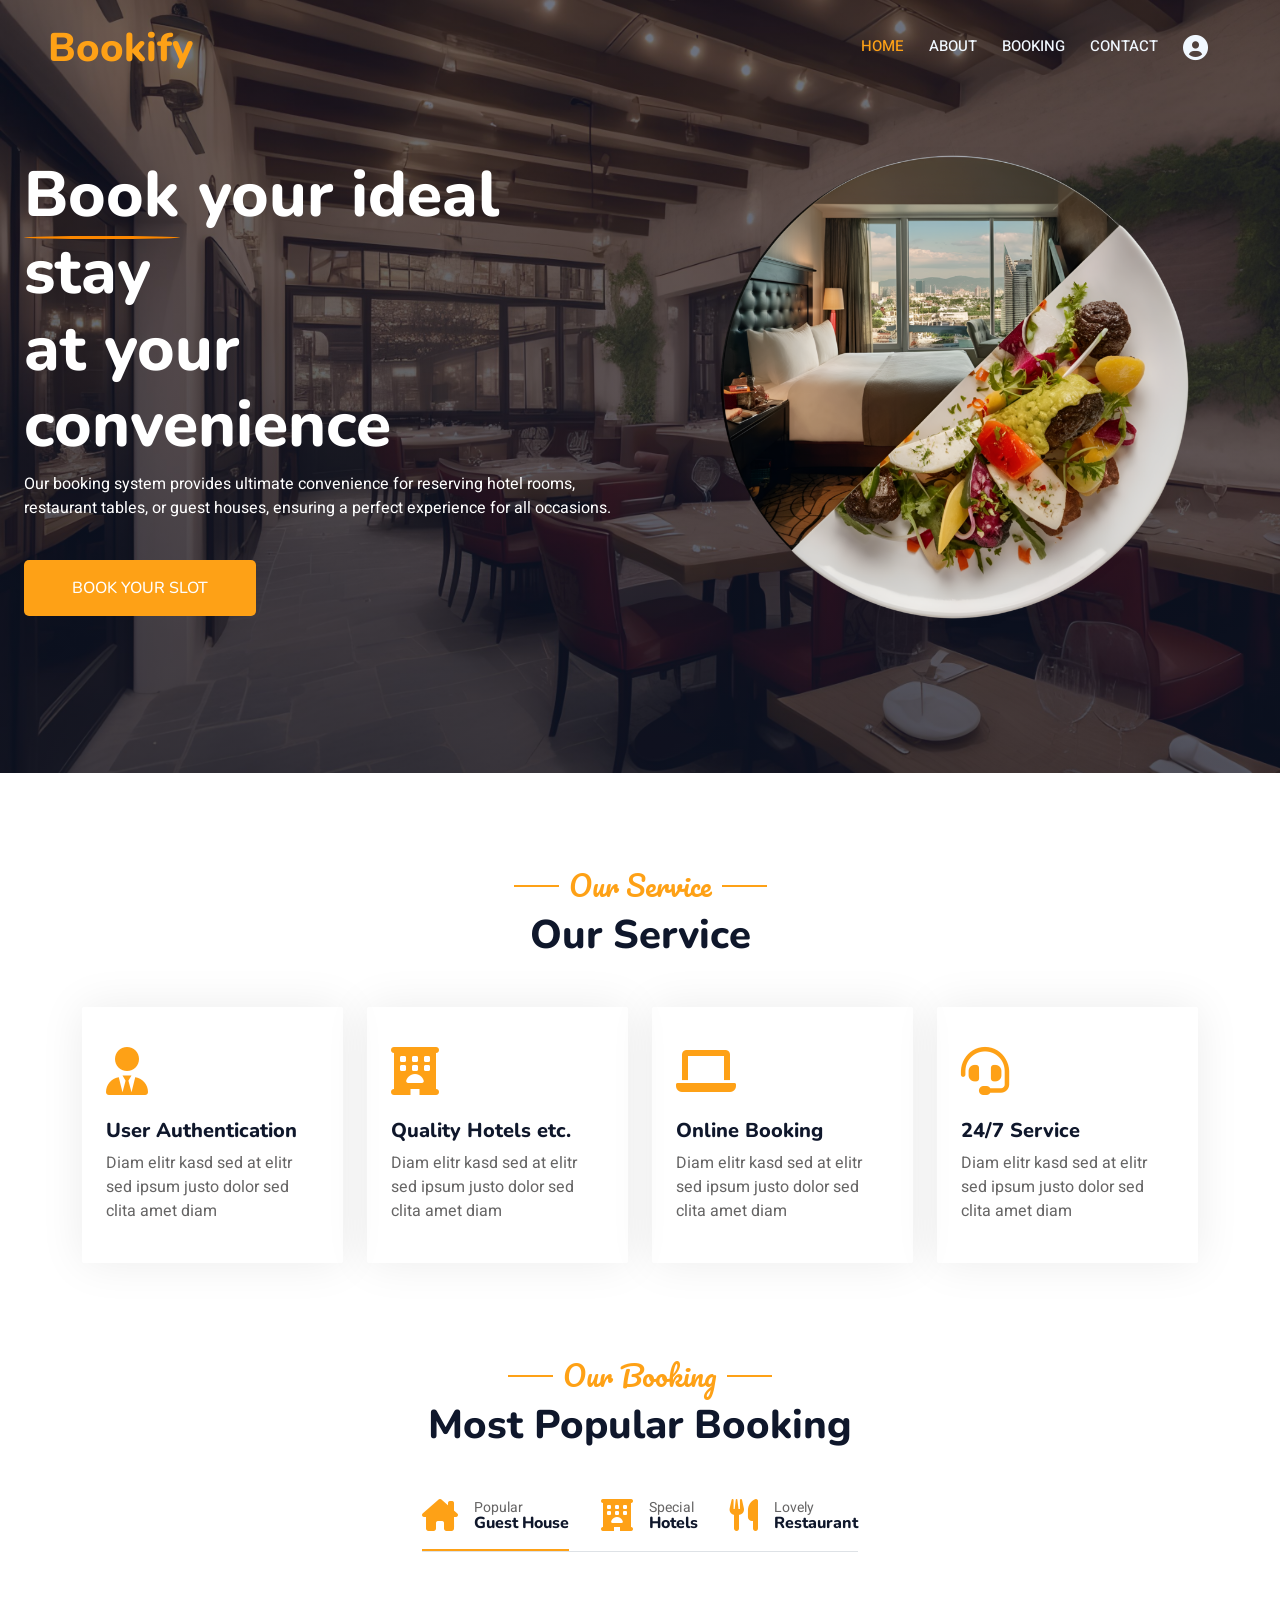
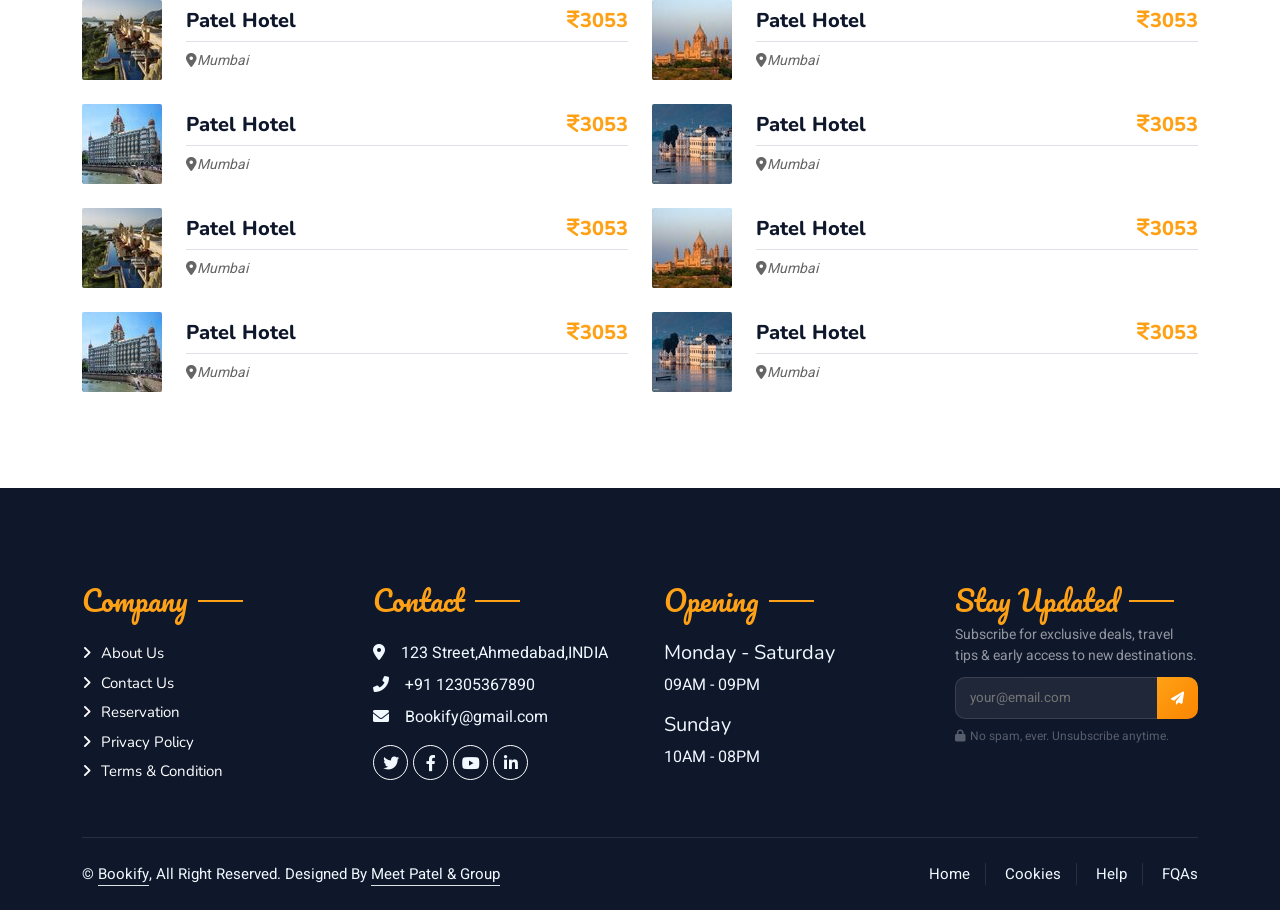
<file: Table_Booking/public/index.html>
<html lang="en">

<head>
    <meta charset="utf-8">
    <title>Bookify</title>
    <meta content="width=device-width, initial-scale=1.0" name="viewport">
    <meta content="" name="keywords">
    <meta content="" name="description">

    <link rel="preconnect" href="https://fonts.googleapis.com">
    <link rel="preconnect" href="https://fonts.gstatic.com" crossorigin>
    <link
        href="https://fonts.googleapis.com/css2?family=Heebo:wght@400;500;600&family=Nunito:wght@600;700;800&family=Pacifico&display=swap"
        rel="stylesheet">
    <link href="https://cdnjs.cloudflare.com/ajax/libs/font-awesome/5.10.4/css/all.min.css" rel="stylesheet">
    <link href="https://cdnjs.cloudflare.com/ajax/libs/font-awesome/6.0.0-beta3/css/all.min.css" rel="stylesheet">

    <link href="https://cdn.jsdelivr.net/npm/bootstrap-icons@1.4.1/font/bootstrap-icons.css" rel="stylesheet">
    <link href="../lib/animate/animate.min.css" rel="stylesheet">
    <link href="../lib/owlcarousel/assets/owl.carousel.min.css" rel="stylesheet">
    <link href="../lib/tempusdominus/css/tempusdominus-bootstrap-4.min.css" rel="stylesheet" />
    <link href="../css/bootstrap.min.css" rel="stylesheet">
    <link href="../css/style.css" rel="stylesheet">

</head>

<body>
    <div class="container-fluid bg-white p-0">

        <!-- NAVBAR -->
        <div class="container-fluid position-relative p-0">
            <nav class="navbar navbar-expand-lg navbar-dark bg-dark px-4 px-lg-5 py-3 py-lg-0 wow fadeInDown"
                data-wow-delay="0.3s" id="navbar">
                <a href="" class="navbar-brand p-0">
                    <h1 class="text-primary m-0">
                        <span class="animated-text">Bookify</span>
                    </h1>
                </a>

                <button class="navbar-toggler" type="button" data-bs-toggle="collapse" data-bs-target="#navbarCollapse">
                    <span class="fa fa-bars"></span>
                </button>
                <div class="collapse navbar-collapse" id="navbarCollapse">
                    <div class="navbar-nav ms-auto py-0 pe-4">
                        <a href="index.html" class="nav-item nav-link active"><span
                                class="animated-text2">Home</span></a>
                        <a href="about.html" class="nav-item nav-link">About</a>
                        <a href="booking.html" class="nav-item nav-link">Booking</a>
                        <a href="contact.html" class="nav-item nav-link">Contact</a>
                        <a href="profile.html" class="nav-item nav-link" id="profile-button" title="Profile">
                            <i class="fa fa-user-circle" style="font-size: 25px;"></i>
                        </a>
                        <a href="login.html" id="login-button" class="btn btn-primary py-2 px-4" style="display:none;">Login</a>
                    </div>
                </div>

            </nav>

            <div class="container-fluid py-5 bg-dark hero-header mb-5 ">
                <div class="container-fluid my-5 py-5">
                    <div class="row align-items-center g-5">
                        <div class="col-lg-6 text-center text-lg-start me-lg-5">
                            <h1 class="display-3 text-white animated slideInLeft">
                                <span class="animated-text2">Book</span> your ideal stay<br>at your
                                convenience
                            </h1>
                            <p class="text-white animated slideInLeft mb-4 pb-2">Our booking system provides ultimate
                                convenience for reserving hotel rooms, restaurant tables, or guest houses, ensuring a
                                perfect experience for all occasions.</p>
                            <!-- <a href=""
                                class="btn btn-primary py-sm-3 px-sm-5 me-3 mt-2 animated slideInLeft bookBut">Book Your
                                Lot</a> -->

                            <button class="btn btn-primary py-sm-3 px-sm-5 me-3 mt-2 animated slideInLeft bookBut"
                                type="button" onclick="window.location.href='booking.html'">Book Your Slot</button>
                        </div>
                        <div class="col-lg-5 text-center text-lg-end overflow-hidden">
                            <img class="img-fluid" src="../img/mainHero300.png">
                        </div>
                    </div>
                </div>
            </div>
        </div>

        <!-- SERVICE -->
        <div class="container-fluid py-5 ">
            <div class="container">
                <div class="text-center wow fadeInUp" data-wow-delay="0.1s">
                    <h5 class="section-title ff-secondary text-center text-primary fw-normal">Our Service</h5>
                    <h1 class="mb-5">Our Service</h1>
                </div>
                <div class="row g-4 d-flex justify-content-center">
                    <div class="col-lg-3 col-sm-6 wow fadeInUp" data-wow-delay="0.1s">
                        <div class="service-item rounded pt-3">
                            <div class="p-4">
                                <i class="fa fa-3x fa-user-tie text-primary mb-4"></i>
                                <h5>User Authentication</h5>
                                <p>Diam elitr kasd sed at elitr sed ipsum justo dolor sed clita amet diam</p>
                            </div>
                        </div>
                    </div>
                    <div class="col-lg-3 col-sm-6 wow fadeInUp" data-wow-delay="0.3s">
                        <div class="service-item rounded pt-3">
                            <div class="p-4">
                                <i class="fa-solid fa-hotel fa-3x text-primary mb-4"></i>
                                <h5>Quality Hotels etc.</h5>
                                <p>Diam elitr kasd sed at elitr sed ipsum justo dolor sed clita amet diam</p>
                            </div>
                        </div>
                    </div>
                    <div class="col-lg-3 col-sm-6 wow fadeInUp" data-wow-delay="0.5s">
                        <div class="service-item rounded pt-3">
                            <div class="p-4">
                                <i class="fa-solid fa-laptop fa-3x text-primary mb-4"></i>
                                <h5>Online Booking</h5>
                                <p>Diam elitr kasd sed at elitr sed ipsum justo dolor sed clita amet diam</p>
                            </div>
                        </div>
                    </div>
                    <div class="col-lg-3 col-sm-6 wow fadeInUp" data-wow-delay="0.7s">
                        <div class="service-item rounded pt-3">
                            <div class="p-4">
                                <i class="fa fa-3x fa-headset text-primary mb-4"></i>
                                <h5>24/7 Service</h5>
                                <p>Diam elitr kasd sed at elitr sed ipsum justo dolor sed clita amet diam</p>
                            </div>
                        </div>
                    </div>
                </div>
            </div>
        </div>



        <!-- Populer Start -->
        <div class="container-fluid py-5">
            <div class="container">
                <div class="text-center wow fadeInUp" data-wow-delay="0.1s">
                    <h5 class="section-title ff-secondary text-center text-primary fw-normal">Our Booking</h5>
                    <h1 class="mb-5">Most Popular Booking</h1>
                </div>
                <div class="tab-class text-center wow fadeInUp" data-wow-delay="0.1s">
                    <ul class="nav nav-pills d-inline-flex justify-content-center border-bottom mb-5">
                        <li class="nav-item">
                            <a class="d-flex align-items-center text-start mx-3 ms-0 pb-3 active" data-bs-toggle="pill"
                                href="#tab-1">
                                <i class="fa-solid fa-house-chimney fa-2x"></i>
                                <div class="ps-3">
                                    <small class="text-body">Popular</small>
                                    <h6 class="mt-n1 mb-0">Guest House</h6>
                                </div>
                            </a>
                        </li>
                        <li class="nav-item">
                            <a class="d-flex align-items-center text-start mx-3 pb-3" data-bs-toggle="pill"
                                href="#tab-2">
                                <i class="fa-solid fa-hotel  fa-2x"></i>
                                <div class="ps-3">
                                    <small class="text-body">Special</small>
                                    <h6 class="mt-n1 mb-0">Hotels</h6>
                                </div>
                            </a>
                        </li>
                        <li class="nav-item">
                            <a class="d-flex align-items-center text-start mx-3 me-0 pb-3" data-bs-toggle="pill"
                                href="#tab-3">
                                <i class="fa fa-utensils fa-2x text-primary"></i>
                                <div class="ps-3">
                                    <small class="text-body">Lovely</small>
                                    <h6 class="mt-n1 mb-0">Restaurant</h6>
                                </div>
                            </a>
                        </li>
                    </ul>
                    <div class="tab-content">
                        <div id="tab-1" class="tab-pane fade show p-0 active">
                            <div class="row g-4">
                                <div class="col-lg-6">
                                    <div class="d-flex align-items-center">
                                        <img class="flex-shrink-0 img-fluid rounded" src="../img/booking_1.jpg" alt=""
                                            style="width: 80px;">
                                        <div class="w-100 d-flex flex-column text-start ps-4">
                                            <h5 class="d-flex justify-content-between border-bottom pb-2">
                                                <span>Patel Hotel</span>
                                                <span class="text-primary"><i
                                                        class="fa-solid fa-indian-rupee-sign"></i>3053</span>
                                            </h5>
                                            <small class="fst-italic"><i
                                                    class="fa-solid fa-location-dot"></i>Mumbai</small>
                                        </div>
                                    </div>
                                </div>
                                <div class="col-lg-6">
                                    <div class="d-flex align-items-center">
                                        <img class="flex-shrink-0 img-fluid rounded" src="../img/booking_2.jpg" alt=""
                                            style="width: 80px;">
                                        <div class="w-100 d-flex flex-column text-start ps-4">
                                            <h5 class="d-flex justify-content-between border-bottom pb-2">
                                                <span>Patel Hotel</span>
                                                <span class="text-primary"><i
                                                        class="fa-solid fa-indian-rupee-sign"></i>3053</span>
                                            </h5>
                                            <small class="fst-italic"><i
                                                    class="fa-solid fa-location-dot"></i>Mumbai</small>
                                        </div>
                                    </div>
                                </div>
                                <div class="col-lg-6">
                                    <div class="d-flex align-items-center">
                                        <img class="flex-shrink-0 img-fluid rounded" src="../img/booking_3.jpg" alt=""
                                            style="width: 80px;">
                                        <div class="w-100 d-flex flex-column text-start ps-4">
                                            <h5 class="d-flex justify-content-between border-bottom pb-2">
                                                <span>Patel Hotel</span>
                                                <span class="text-primary"><i
                                                        class="fa-solid fa-indian-rupee-sign"></i>3053</span>
                                            </h5>
                                            <small class="fst-italic"><i
                                                    class="fa-solid fa-location-dot"></i>Mumbai</small>
                                        </div>
                                    </div>
                                </div>
                                <div class="col-lg-6">
                                    <div class="d-flex align-items-center">
                                        <img class="flex-shrink-0 img-fluid rounded" src="../img/booking_4.jpg" alt=""
                                            style="width: 80px;">
                                        <div class="w-100 d-flex flex-column text-start ps-4">
                                            <h5 class="d-flex justify-content-between border-bottom pb-2">
                                                <span>Patel Hotel</span>
                                                <span class="text-primary"><i
                                                        class="fa-solid fa-indian-rupee-sign"></i>3053</span>
                                            </h5>
                                            <small class="fst-italic"><i
                                                    class="fa-solid fa-location-dot"></i>Mumbai</small>
                                        </div>
                                    </div>
                                </div>
                                <div class="col-lg-6">
                                    <div class="d-flex align-items-center">
                                        <img class="flex-shrink-0 img-fluid rounded" src="../img/booking_1.jpg" alt=""
                                            style="width: 80px;">
                                        <div class="w-100 d-flex flex-column text-start ps-4">
                                            <h5 class="d-flex justify-content-between border-bottom pb-2">
                                                <span>Patel Hotel</span>
                                                <span class="text-primary"><i
                                                        class="fa-solid fa-indian-rupee-sign"></i>3053</span>
                                            </h5>
                                            <small class="fst-italic"><i
                                                    class="fa-solid fa-location-dot"></i>Mumbai</small>
                                        </div>
                                    </div>
                                </div>
                                <div class="col-lg-6">
                                    <div class="d-flex align-items-center">
                                        <img class="flex-shrink-0 img-fluid rounded" src="../img/booking_2.jpg" alt=""
                                            style="width: 80px;">
                                        <div class="w-100 d-flex flex-column text-start ps-4">
                                            <h5 class="d-flex justify-content-between border-bottom pb-2">
                                                <span>Patel Hotel</span>
                                                <span class="text-primary"><i
                                                        class="fa-solid fa-indian-rupee-sign"></i>3053</span>
                                            </h5>
                                            <small class="fst-italic"><i
                                                    class="fa-solid fa-location-dot"></i>Mumbai</small>
                                        </div>
                                    </div>
                                </div>
                                <div class="col-lg-6">
                                    <div class="d-flex align-items-center">
                                        <img class="flex-shrink-0 img-fluid rounded" src="../img/booking_3.jpg" alt=""
                                            style="width: 80px;">
                                        <div class="w-100 d-flex flex-column text-start ps-4">
                                            <h5 class="d-flex justify-content-between border-bottom pb-2">
                                                <span>Patel Hotel</span>
                                                <span class="text-primary"><i
                                                        class="fa-solid fa-indian-rupee-sign"></i>3053</span>
                                            </h5>
                                            <small class="fst-italic"><i
                                                    class="fa-solid fa-location-dot"></i>Mumbai</small>
                                        </div>
                                    </div>
                                </div>
                                <div class="col-lg-6">
                                    <div class="d-flex align-items-center">
                                        <img class="flex-shrink-0 img-fluid rounded" src="../img/booking_4.jpg" alt=""
                                            style="width: 80px;">
                                        <div class="w-100 d-flex flex-column text-start ps-4">
                                            <h5 class="d-flex justify-content-between border-bottom pb-2">
                                                <span>Patel Hotel</span>
                                                <span class="text-primary"><i
                                                        class="fa-solid fa-indian-rupee-sign"></i>3053</span>
                                            </h5>
                                            <small class="fst-italic"><i
                                                    class="fa-solid fa-location-dot"></i>Mumbai</small>
                                        </div>
                                    </div>
                                </div>
                            </div>
                        </div>
                        <div id="tab-2" class="tab-pane fade show p-0">
                            <div class="row g-4">
                                <div class="col-lg-6">
                                    <div class="d-flex align-items-center">
                                        <img class="flex-shrink-0 img-fluid rounded" src="../img/booking_1.jpg" alt=""
                                            style="width: 80px;">
                                        <div class="w-100 d-flex flex-column text-start ps-4">
                                            <h5 class="d-flex justify-content-between border-bottom pb-2">
                                                <span>Patel Hotel</span>
                                                <span class="text-primary"><i
                                                        class="fa-solid fa-indian-rupee-sign"></i>3053</span>
                                            </h5>
                                            <small class="fst-italic"><i
                                                    class="fa-solid fa-location-dot"></i>Mumbai</small>
                                        </div>
                                    </div>
                                </div>
                                <div class="col-lg-6">
                                    <div class="d-flex align-items-center">
                                        <img class="flex-shrink-0 img-fluid rounded" src="../img/booking_2.jpg" alt=""
                                            style="width: 80px;">
                                        <div class="w-100 d-flex flex-column text-start ps-4">
                                            <h5 class="d-flex justify-content-between border-bottom pb-2">
                                                <span>Patel Hotel</span>
                                                <span class="text-primary"><i
                                                        class="fa-solid fa-indian-rupee-sign"></i>3053</span>
                                            </h5>
                                            <small class="fst-italic"><i
                                                    class="fa-solid fa-location-dot"></i>Mumbai</small>
                                        </div>
                                    </div>
                                </div>
                                <div class="col-lg-6">
                                    <div class="d-flex align-items-center">
                                        <img class="flex-shrink-0 img-fluid rounded" src="../img/booking_3.jpg" alt=""
                                            style="width: 80px;">
                                        <div class="w-100 d-flex flex-column text-start ps-4">
                                            <h5 class="d-flex justify-content-between border-bottom pb-2">
                                                <span>Patel Hotel</span>
                                                <span class="text-primary"><i
                                                        class="fa-solid fa-indian-rupee-sign"></i>3053</span>
                                            </h5>
                                            <small class="fst-italic"><i
                                                    class="fa-solid fa-location-dot"></i>Mumbai</small>
                                        </div>
                                    </div>
                                </div>
                                <div class="col-lg-6">
                                    <div class="d-flex align-items-center">
                                        <img class="flex-shrink-0 img-fluid rounded" src="../img/booking_4.jpg" alt=""
                                            style="width: 80px;">
                                        <div class="w-100 d-flex flex-column text-start ps-4">
                                            <h5 class="d-flex justify-content-between border-bottom pb-2">
                                                <span>Patel Hotel</span>
                                                <span class="text-primary"><i
                                                        class="fa-solid fa-indian-rupee-sign"></i>3053</span>
                                            </h5>
                                            <small class="fst-italic"><i
                                                    class="fa-solid fa-location-dot"></i>Mumbai</small>
                                        </div>
                                    </div>
                                </div>
                                <div class="col-lg-6">
                                    <div class="d-flex align-items-center">
                                        <img class="flex-shrink-0 img-fluid rounded" src="../img/booking_1.jpg" alt=""
                                            style="width: 80px;">
                                        <div class="w-100 d-flex flex-column text-start ps-4">
                                            <h5 class="d-flex justify-content-between border-bottom pb-2">
                                                <span>Patel Hotel</span>
                                                <span class="text-primary"><i
                                                        class="fa-solid fa-indian-rupee-sign"></i>3053</span>
                                            </h5>
                                            <small class="fst-italic"><i
                                                    class="fa-solid fa-location-dot"></i>Mumbai</small>
                                        </div>
                                    </div>
                                </div>
                                <div class="col-lg-6">
                                    <div class="d-flex align-items-center">
                                        <img class="flex-shrink-0 img-fluid rounded" src="../img/booking_2.jpg" alt=""
                                            style="width: 80px;">
                                        <div class="w-100 d-flex flex-column text-start ps-4">
                                            <h5 class="d-flex justify-content-between border-bottom pb-2">
                                                <span>Patel Hotel</span>
                                                <span class="text-primary"><i
                                                        class="fa-solid fa-indian-rupee-sign"></i>3053</span>
                                            </h5>
                                            <small class="fst-italic"><i
                                                    class="fa-solid fa-location-dot"></i>Mumbai</small>
                                        </div>
                                    </div>
                                </div>
                                <div class="col-lg-6">
                                    <div class="d-flex align-items-center">
                                        <img class="flex-shrink-0 img-fluid rounded" src="../img/booking_3.jpg" alt=""
                                            style="width: 80px;">
                                        <div class="w-100 d-flex flex-column text-start ps-4">
                                            <h5 class="d-flex justify-content-between border-bottom pb-2">
                                                <span>Patel Hotel</span>
                                                <span class="text-primary"><i
                                                        class="fa-solid fa-indian-rupee-sign"></i>3053</span>
                                            </h5>
                                            <small class="fst-italic"><i
                                                    class="fa-solid fa-location-dot"></i>Mumbai</small>
                                        </div>
                                    </div>
                                </div>
                                <div class="col-lg-6">
                                    <div class="d-flex align-items-center">
                                        <img class="flex-shrink-0 img-fluid rounded" src="../img/booking_4.jpg" alt=""
                                            style="width: 80px;">
                                        <div class="w-100 d-flex flex-column text-start ps-4">
                                            <h5 class="d-flex justify-content-between border-bottom pb-2">
                                                <span>Patel Hotel</span>
                                                <span class="text-primary"><i
                                                        class="fa-solid fa-indian-rupee-sign"></i>3053</span>
                                            </h5>
                                            <small class="fst-italic"><i
                                                    class="fa-solid fa-location-dot"></i>Mumbai</small>
                                        </div>
                                    </div>
                                </div>
                            </div>
                        </div>
                        <div id="tab-3" class="tab-pane fade show p-0">
                            <div class="row g-4">
                                <div class="col-lg-6">
                                    <div class="d-flex align-items-center">
                                        <img class="flex-shrink-0 img-fluid rounded" src="../img/booking_1.jpg" alt=""
                                            style="width: 80px;">
                                        <div class="w-100 d-flex flex-column text-start ps-4">
                                            <h5 class="d-flex justify-content-between border-bottom pb-2">
                                                <span>Patel Hotel</span>
                                                <span class="text-primary"><i
                                                        class="fa-solid fa-indian-rupee-sign"></i>3053</span>
                                            </h5>
                                            <small class="fst-italic"><i
                                                    class="fa-solid fa-location-dot"></i>Mumbai</small>
                                        </div>
                                    </div>
                                </div>
                                <div class="col-lg-6">
                                    <div class="d-flex align-items-center">
                                        <img class="flex-shrink-0 img-fluid rounded" src="../img/booking_2.jpg" alt=""
                                            style="width: 80px;">
                                        <div class="w-100 d-flex flex-column text-start ps-4">
                                            <h5 class="d-flex justify-content-between border-bottom pb-2">
                                                <span>Patel Hotel</span>
                                                <span class="text-primary"><i
                                                        class="fa-solid fa-indian-rupee-sign"></i>3053</span>
                                            </h5>
                                            <small class="fst-italic"><i
                                                    class="fa-solid fa-location-dot"></i>Mumbai</small>
                                        </div>
                                    </div>
                                </div>
                                <div class="col-lg-6">
                                    <div class="d-flex align-items-center">
                                        <img class="flex-shrink-0 img-fluid rounded" src="../img/booking_3.jpg" alt=""
                                            style="width: 80px;">
                                        <div class="w-100 d-flex flex-column text-start ps-4">
                                            <h5 class="d-flex justify-content-between border-bottom pb-2">
                                                <span>Patel Hotel</span>
                                                <span class="text-primary"><i
                                                        class="fa-solid fa-indian-rupee-sign"></i>3053</span>
                                            </h5>
                                            <small class="fst-italic"><i
                                                    class="fa-solid fa-location-dot"></i>Mumbai</small>
                                        </div>
                                    </div>
                                </div>
                                <div class="col-lg-6">
                                    <div class="d-flex align-items-center">
                                        <img class="flex-shrink-0 img-fluid rounded" src="../img/booking_4.jpg" alt=""
                                            style="width: 80px;">
                                        <div class="w-100 d-flex flex-column text-start ps-4">
                                            <h5 class="d-flex justify-content-between border-bottom pb-2">
                                                <span>Patel Hotel</span>
                                                <span class="text-primary"><i
                                                        class="fa-solid fa-indian-rupee-sign"></i>3053</span>
                                            </h5>
                                            <small class="fst-italic"><i
                                                    class="fa-solid fa-location-dot"></i>Mumbai</small>
                                        </div>
                                    </div>
                                </div>
                                <div class="col-lg-6">
                                    <div class="d-flex align-items-center">
                                        <img class="flex-shrink-0 img-fluid rounded" src="../img/booking_1.jpg" alt=""
                                            style="width: 80px;">
                                        <div class="w-100 d-flex flex-column text-start ps-4">
                                            <h5 class="d-flex justify-content-between border-bottom pb-2">
                                                <span>Patel Hotel</span>
                                                <span class="text-primary"><i
                                                        class="fa-solid fa-indian-rupee-sign"></i>3053</span>
                                            </h5>
                                            <small class="fst-italic"><i
                                                    class="fa-solid fa-location-dot"></i>Mumbai</small>
                                        </div>
                                    </div>
                                </div>
                                <div class="col-lg-6">
                                    <div class="d-flex align-items-center">
                                        <img class="flex-shrink-0 img-fluid rounded" src="../img/booking_2.jpg" alt=""
                                            style="width: 80px;">
                                        <div class="w-100 d-flex flex-column text-start ps-4">
                                            <h5 class="d-flex justify-content-between border-bottom pb-2">
                                                <span>Patel Hotel</span>
                                                <span class="text-primary"><i
                                                        class="fa-solid fa-indian-rupee-sign"></i>3053</span>
                                            </h5>
                                            <small class="fst-italic"><i
                                                    class="fa-solid fa-location-dot"></i>Mumbai</small>
                                        </div>
                                    </div>
                                </div>
                                <div class="col-lg-6">
                                    <div class="d-flex align-items-center">
                                        <img class="flex-shrink-0 img-fluid rounded" src="../img/booking_3.jpg" alt=""
                                            style="width: 80px;">
                                        <div class="w-100 d-flex flex-column text-start ps-4">
                                            <h5 class="d-flex justify-content-between border-bottom pb-2">
                                                <span>Patel Hotel</span>
                                                <span class="text-primary"><i
                                                        class="fa-solid fa-indian-rupee-sign"></i>3053</span>
                                            </h5>
                                            <small class="fst-italic"><i
                                                    class="fa-solid fa-location-dot"></i>Mumbai</small>
                                        </div>
                                    </div>
                                </div>
                                <div class="col-lg-6">
                                    <div class="d-flex align-items-center">
                                        <img class="flex-shrink-0 img-fluid rounded" src="../img/booking_4.jpg" alt=""
                                            style="width: 80px;">
                                        <div class="w-100 d-flex flex-column text-start ps-4">
                                            <h5 class="d-flex justify-content-between border-bottom pb-2">
                                                <span>Patel Hotel</span>
                                                <span class="text-primary"><i
                                                        class="fa-solid fa-indian-rupee-sign"></i>3053</span>
                                            </h5>
                                            <small class="fst-italic"><i
                                                    class="fa-solid fa-location-dot"></i>Mumbai</small>
                                        </div>
                                    </div>
                                </div>
                            </div>
                        </div>
                    </div>
                </div>
            </div>
        </div>
        <!-- Populer End -->

        <!-- Footer Start -->
        <div class="container-fluid bg-dark text-light footer pt-5 mt-5 wow fadeIn" data-wow-delay="0.1s">
            <div class="container py-5">
                <div class="row g-5">
                    <div class="col-lg-3 col-md-6">
                        <h4 class="section-title ff-secondary text-start text-primary fw-normal mb-4">Company</h4>
                        <a class="btn btn-link" href="">About Us</a>
                        <a class="btn btn-link" href="">Contact Us</a>
                        <a class="btn btn-link" href="">Reservation</a>
                        <a class="btn btn-link" href="">Privacy Policy</a>
                        <a class="btn btn-link" href="">Terms & Condition</a>
                    </div>
                    <div class="col-lg-3 col-md-6">
                        <h4 class="section-title ff-secondary text-start text-primary fw-normal mb-4">Contact</h4>
                        <p class="mb-2"><i class="fa fa-map-marker-alt me-3"></i>123 Street,Ahmedabad,INDIA</p>
                        <p class="mb-2"><i class="fa fa-phone-alt me-3"></i>+91 12305367890</p>
                        <p class="mb-2"><i class="fa fa-envelope me-3"></i>Bookify@gmail.com</p>
                        <div class="d-flex pt-2">
                            <a class="btn btn-outline-light btn-social" href=""><i class="fab fa-twitter"></i></a>
                            <a class="btn btn-outline-light btn-social" href=""><i class="fab fa-facebook-f"></i></a>
                            <a class="btn btn-outline-light btn-social" href=""><i class="fab fa-youtube"></i></a>
                            <a class="btn btn-outline-light btn-social" href=""><i class="fab fa-linkedin-in"></i></a>
                        </div>
                    </div>
                    <div class="col-lg-3 col-md-6">
                        <h4 class="section-title ff-secondary text-start text-primary fw-normal mb-4">Opening</h4>
                        <h5 class="text-light fw-normal">Monday - Saturday</h5>
                        <p>09AM - 09PM</p>
                        <h5 class="text-light fw-normal">Sunday</h5>
                        <p>10AM - 08PM</p>
                    </div>
                    <div class="col-lg-3 col-md-6">
                        <h4 class="section-title ff-secondary text-start text-primary fw-normal mb-2">Stay Updated</h4>
                        <p style="color:rgba(255,255,255,0.55); font-size:0.87rem; margin-bottom:10px;">Subscribe for exclusive deals, travel tips &amp; early access to new destinations.</p>
                        <form style="display:flex; gap:0; margin-bottom:8px;" onsubmit="subscribeNewsletter(event)">
                            <input type="email" id="newsletter-email" placeholder="your@email.com" required
                                style="flex:1; background:rgba(255,255,255,0.07); border:1px solid rgba(255,255,255,0.12); border-right:none; border-radius:10px 0 0 10px; padding:10px 14px; color:#fff; font-size:0.84rem; outline:none;">
                            <button type="submit"
                                style="background:linear-gradient(135deg,#FEA116,#fb8500); border:none; border-radius:0 10px 10px 0; color:#fff; padding:10px 14px; font-size:0.82rem; font-weight:700; cursor:pointer;">
                                <i class="fa fa-paper-plane"></i>
                            </button>
                        </form>
                        <p style="color:rgba(255,255,255,0.3); font-size:0.75rem;"><i class="fa fa-lock me-1"></i>No spam, ever. Unsubscribe anytime.</p>
                        <p id="newsletter-msg" style="display:none; color:#6ee7b7; font-size:0.78rem;"><i class="fa fa-check-circle me-1"></i>You're subscribed! Welcome aboard.</p>
                    </div>
                </div>
            </div>
            <div class="container">
                <div class="copyright">
                    <div class="row">
                        <div class="col-md-6 text-center text-md-start mb-3 mb-md-0">
                            &copy; <a class="border-bottom" href="#">Bookify</a>, All Right Reserved.
                            Designed By <a class="border-bottom" href="#">Meet Patel &amp; Group</a>
                        </div>
                        <div class="col-md-6 text-center text-md-end">
                            <div class="footer-menu">
                                <a href="">Home</a>
                                <a href="">Cookies</a>
                                <a href="">Help</a>
                                <a href="">FQAs</a>
                            </div>
                        </div>
                    </div>
                </div>
            </div>
        </div>
        <!-- Footer End -->

        <a href="#" class="btn btn-lg btn-primary btn-lg-square back-to-top"><i class="bi bi-arrow-up"></i></a>

    </div>
    <!-- JavaScript Libraries -->
    <script src="https://code.jquery.com/jquery-3.4.1.min.js"></script>
    <script src="https://cdn.jsdelivr.net/npm/bootstrap@5.0.0/dist/js/bootstrap.bundle.min.js"></script>
    <script src="../lib/wow/wow.min.js"></script>
    <script src="../lib/easing/easing.min.js"></script>
    <script src="../lib/waypoints/waypoints.min.js"></script>
    <script src="../lib/counterup/counterup.min.js"></script>
    <script src="../lib/owlcarousel/owl.carousel.min.js"></script>
    <script src="../lib/tempusdominus/js/moment.min.js"></script>
    <script src="../lib/tempusdominus/js/moment-timezone.min.js"></script>
    <script src="../lib/tempusdominus/js/tempusdominus-bootstrap-4.min.js"></script>

    <!-- Template Javascript -->
    <script src="../js/main.js"></script>

    <script>
        function subscribeNewsletter(e) {
            e.preventDefault();
            const email = document.getElementById('newsletter-email').value;
            const msg = document.getElementById('newsletter-msg');
            const subs = JSON.parse(localStorage.getItem('bookify_newsletter') || '[]');
            if (!subs.includes(email)) {
                subs.push(email);
                localStorage.setItem('bookify_newsletter', JSON.stringify(subs));
            }
            document.getElementById('newsletter-email').value = '';
            msg.style.display = 'block';
            setTimeout(() => { msg.style.display = 'none'; }, 5000);
        }
    </script>

</body>

</html>
</file>
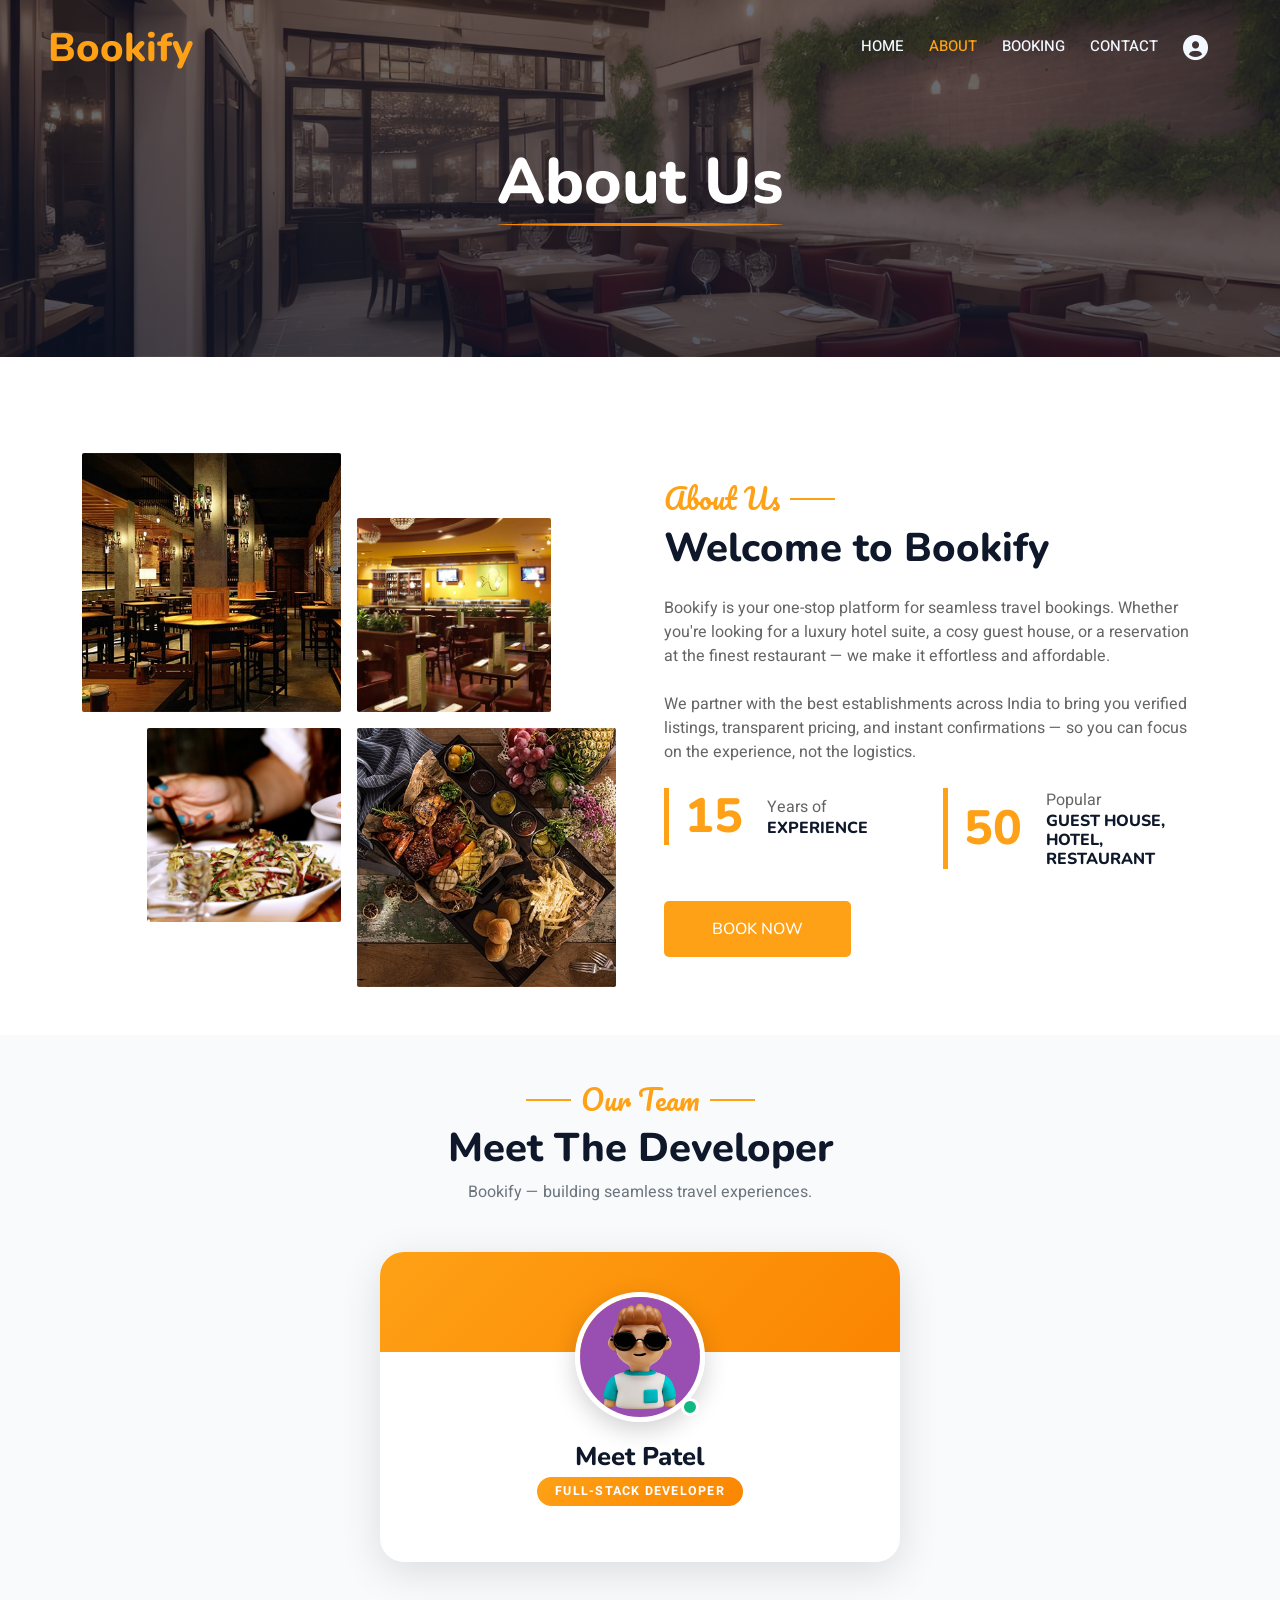
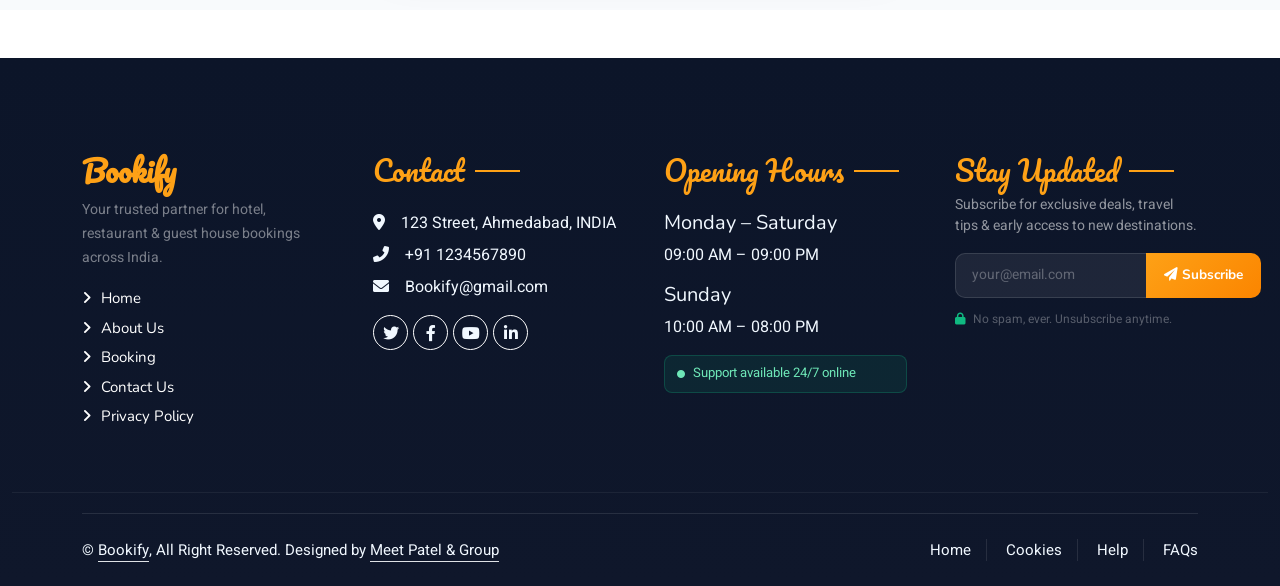
<file: Table_Booking/public/about.html>
<!DOCTYPE html>
<html lang="en">

<head>
    <meta charset="utf-8">
    <title>About - Bookify</title>
    <meta content="width=device-width, initial-scale=1.0" name="viewport">
    <meta content="Learn about Bookify and our team" name="keywords">
    <meta content="Bookify helps you book hotels, guest houses and restaurants with ease." name="description">

    <!-- Google Web Fonts -->
    <link rel="preconnect" href="https://fonts.googleapis.com">
    <link rel="preconnect" href="https://fonts.gstatic.com" crossorigin>
    <link
        href="https://fonts.googleapis.com/css2?family=Heebo:wght@400;500;600&family=Nunito:wght@600;700;800&family=Pacifico&display=swap"
        rel="stylesheet">

    <!-- Icon Font Stylesheet -->
    <link href="https://cdnjs.cloudflare.com/ajax/libs/font-awesome/5.10.4/css/all.min.css" rel="stylesheet">
    <link href="https://cdnjs.cloudflare.com/ajax/libs/font-awesome/6.0.0-beta3/css/all.min.css" rel="stylesheet">

    <link href="https://cdn.jsdelivr.net/npm/bootstrap-icons@1.4.1/font/bootstrap-icons.css" rel="stylesheet">

    <!-- Libraries Stylesheet -->
    <link href="../lib/animate/animate.min.css" rel="stylesheet">
    <link href="../lib/owlcarousel/assets/owl.carousel.min.css" rel="stylesheet">
    <link href="../lib/tempusdominus/css/tempusdominus-bootstrap-4.min.css" rel="stylesheet" />


    <link href="../css/bootstrap.min.css" rel="stylesheet">


    <link href="../css/style.css" rel="stylesheet">

    <style>
        /* ---- TEAM SINGLE MEMBER LAYOUT ---- */
        .team-single-wrap {
            display: flex;
            justify-content: center;
            align-items: center;
        }

        .team-featured-card {
            background: #fff;
            border-radius: 24px;
            overflow: hidden;
            box-shadow: 0 10px 40px rgba(0, 0, 0, 0.12);
            max-width: 520px;
            width: 100%;
            display: flex;
            flex-direction: column;
            align-items: center;
            padding: 40px 36px;
            transition: transform 0.3s, box-shadow 0.3s;
            position: relative;
        }

        .team-featured-card:hover {
            transform: translateY(-6px);
            box-shadow: 0 18px 50px rgba(0, 0, 0, 0.16);
        }

        .team-featured-card::before {
            content: '';
            position: absolute;
            top: 0;
            left: 0;
            right: 0;
            height: 100px;
            background: linear-gradient(135deg, #FEA116, #fb8500);
        }

        .team-featured-img-wrap {
            position: relative;
            z-index: 1;
            margin-bottom: 20px;
        }

        .team-featured-img {
            width: 130px;
            height: 130px;
            border-radius: 50%;
            object-fit: cover;
            border: 5px solid #fff;
            box-shadow: 0 8px 24px rgba(0, 0, 0, 0.18);
        }

        .team-featured-online {
            position: absolute;
            bottom: 6px;
            right: 6px;
            width: 18px;
            height: 18px;
            background: #10b981;
            border-radius: 50%;
            border: 3px solid #fff;
        }

        .team-featured-name {
            font-size: 1.6rem;
            font-weight: 800;
            color: #0F172B;
            margin-bottom: 4px;
            font-family: 'Nunito', sans-serif;
        }

        .team-featured-role {
            display: inline-block;
            background: linear-gradient(135deg, #FEA116, #fb8500);
            color: #fff;
            font-size: 0.78rem;
            font-weight: 700;
            text-transform: uppercase;
            letter-spacing: 0.1em;
            padding: 5px 18px;
            border-radius: 20px;
            margin-bottom: 16px;
        }

        .team-featured-bio {
            color: #64748b;
            font-size: 0.92rem;
            text-align: center;
            line-height: 1.7;
            margin-bottom: 20px;
        }

        .team-featured-socials {
            display: flex;
            gap: 12px;
        }

        .team-featured-socials a {
            width: 42px;
            height: 42px;
            border-radius: 50%;
            display: flex;
            align-items: center;
            justify-content: center;
            font-size: 0.95rem;
            transition: all 0.3s;
            text-decoration: none;
        }

        .social-fb {
            background: #EBF4FF;
            color: #4267B2;
        }

        .social-tw {
            background: #E8F5FD;
            color: #1DA1F2;
        }

        .social-ig {
            background: #FEF0E7;
            color: #E1306C;
        }

        .team-featured-socials a:hover {
            transform: translateY(-3px) scale(1.1);
        }

        /* ---- FOOTER IMPROVEMENTS ---- */
        .footer-enhanced {
            background: linear-gradient(180deg, #0c1529 0%, #0F172B 100%);
        }

        .footer-brand-col h4 {
            font-family: 'Pacifico', cursive;
            font-size: 1.8rem;
            color: #FEA116;
            margin-bottom: 10px;
        }

        .footer-brand-col p {
            color: rgba(255, 255, 255, 0.45);
            font-size: 0.88rem;
            line-height: 1.7;
            margin-bottom: 0;
        }

        .newsletter-form {
            display: flex;
            gap: 0;
            margin: 16px 0 12px;
        }

        .newsletter-form input {
            flex: 1;
            background: rgba(255, 255, 255, 0.07);
            border: 1px solid rgba(255, 255, 255, 0.12);
            border-right: none;
            border-radius: 10px 0 0 10px;
            padding: 11px 16px;
            color: #fff;
            font-size: 0.86rem;
            outline: none;
            transition: border-color 0.3s;
        }

        .newsletter-form input::placeholder {
            color: rgba(255, 255, 255, 0.3);
        }

        .newsletter-form input:focus {
            border-color: #FEA116;
        }

        .newsletter-form button {
            background: linear-gradient(135deg, #FEA116, #fb8500);
            border: none;
            border-radius: 0 10px 10px 0;
            color: #fff;
            padding: 11px 18px;
            font-size: 0.85rem;
            font-weight: 700;
            font-family: 'Nunito', sans-serif;
            cursor: pointer;
            transition: all 0.3s;
            white-space: nowrap;
        }

        .newsletter-form button:hover {
            filter: brightness(1.1);
        }

        .newsletter-disclaimer {
            color: rgba(255, 255, 255, 0.3);
            font-size: 0.75rem;
        }

        .newsletter-disclaimer i {
            color: #10b981;
            margin-right: 4px;
        }

        .footer-divider {
            height: 1px;
            background: rgba(255, 255, 255, 0.06);
            margin: 10px 0 20px;
        }
    </style>
</head>

<body>
    <div class="container-fluid bg-white p-0">
        <!-- Navbar & Hero Start -->
        <div class="container-fluid position-relative p-0">
            <nav class="navbar navbar-expand-lg navbar-dark bg-dark px-4 px-lg-5 py-3 py-lg-0 wow fadeInDown"
                data-wow-delay="0.3s" id="navbar">
                <a href="index.html" class="navbar-brand p-0">
                    <h1 class="text-primary m-0">
                        <span class="animated-text">Bookify</span>
                    </h1>
                </a>
                <button class="navbar-toggler" type="button" data-bs-toggle="collapse" data-bs-target="#navbarCollapse">
                    <span class="fa fa-bars"></span>
                </button>
                <div class="collapse navbar-collapse" id="navbarCollapse">
                    <div class="navbar-nav ms-auto py-0 pe-4">
                        <a href="index.html" class="nav-item nav-link">Home</a>
                        <a href="about.html" class="nav-item nav-link active"><span
                                class="animated-text2">About</span></a>
                        <a href="booking.html" class="nav-item nav-link">Booking</a>
                        <a href="contact.html" class="nav-item nav-link">Contact</a>
                        <a href="profile.html" class="nav-item nav-link" id="profile-button" style="display:none;">
                            <i class="fa fa-user-circle" style="font-size: 25px;"></i>
                        </a>
                        <a href="login.html" id="login-button" class="btn btn-primary py-2 px-4">Login</a>
                    </div>
                </div>
            </nav>

            <div class="container-fluid py-5 bg-dark hero-header mb-5">
                <div class="container text-center my-5 pt-5 pb-4">
                    <h1 class="display-3 text-white mb-3 animated slideInDown"><span class="animated-text2">About
                            Us</span></h1>
                </div>
            </div>
        </div>
        <!-- Navbar & Hero End -->


        <!-- About Start -->
        <div class="container-fluid py-5">
            <div class="container">
                <div class="row g-5 align-items-center">
                    <div class="col-lg-6">
                        <div class="row g-3">
                            <div class="col-6 text-start">
                                <img class="img-fluid rounded w-100 wow zoomIn" data-wow-delay="0.1s"
                                    src="../img/about-1.jpg">
                            </div>
                            <div class="col-6 text-start">
                                <img class="img-fluid rounded w-75 wow zoomIn" data-wow-delay="0.3s"
                                    src="../img/about-2.jpg" style="margin-top: 25%;">
                            </div>
                            <div class="col-6 text-end">
                                <img class="img-fluid rounded w-75 wow zoomIn" data-wow-delay="0.5s"
                                    src="../img/about-3.jpg">
                            </div>
                            <div class="col-6 text-end">
                                <img class="img-fluid rounded w-100 wow zoomIn" data-wow-delay="0.7s"
                                    src="../img/about-4.jpg">
                            </div>
                        </div>
                    </div>
                    <div class="col-lg-6">
                        <h5 class="section-title ff-secondary text-start text-primary fw-normal">About Us</h5>
                        <h1 class="mb-4">
                            Welcome to <span class="animated-text">Bookify</span>
                        </h1>
                        <p class="mb-4">Bookify is your one-stop platform for seamless travel bookings. Whether you're
                            looking for a luxury hotel suite, a cosy guest house, or a reservation at the finest
                            restaurant — we make it effortless and affordable.</p>
                        <p class="mb-4">We partner with the best establishments across India to bring you verified
                            listings, transparent pricing, and instant confirmations — so you can focus on the
                            experience, not the logistics.</p>
                        <div class="row g-4 mb-4">
                            <div class="col-sm-6">
                                <div class="d-flex align-items-center border-start border-5 border-primary px-3">
                                    <h1 class="flex-shrink-0 display-5 text-primary mb-0" data-toggle="counter-up"
                                        data-target="15">15
                                    </h1>
                                    <div class="ps-4">
                                        <p class="mb-0">Years of</p>
                                        <h6 class="text-uppercase mb-0">Experience</h6>
                                    </div>
                                </div>
                            </div>
                            <div class="col-sm-6">
                                <div class="d-flex align-items-center border-start border-5 border-primary px-3">
                                    <h1 class="flex-shrink-0 display-5 text-primary mb-0" data-toggle="counter-up"
                                        data-target="50">50
                                    </h1>
                                    <div class="ps-4">
                                        <p class="mb-0">Popular</p>
                                        <h6 class="text-uppercase mb-0">Guest House, Hotel, Restaurant</h6>
                                    </div>
                                </div>
                            </div>
                        </div>
                        <a class="btn btn-primary py-3 px-5 mt-2 bookBut" href="booking.html">Book Now</a>
                    </div>
                </div>
            </div>
        </div>
        <!-- About End -->

        <!-- Team Start — Only Meet Patel -->
        <div class="container-fluid pt-5 pb-5" style="background:#f8fafc;">
            <div class="container">
                <div class="text-center wow fadeInUp mb-5" data-wow-delay="0.1s">
                    <h5 class="section-title ff-secondary text-center text-primary fw-normal">Our Team</h5>
                    <h1 class="mb-2">Meet The Developer</h1>
                    <p class="text-muted">Bookify — building seamless travel experiences.</p>
                </div>

                <div class="team-single-wrap wow fadeInUp" data-wow-delay="0.2s">
                    <div class="team-featured-card">
                        <div class="team-featured-img-wrap">
                            <img class="team-featured-img" src="../img/team-4.jpg" alt="Meet Patel">
                            <div class="team-featured-online"></div>
                        </div>
                        <h3 class="team-featured-name">Meet Patel</h3>
                        <span class="team-featured-role">Full-Stack Developer</span>
                        <div class="team-featured-socials">
                        </div>
                    </div>
                </div>
            </div>
        </div>
        <!-- Team End -->


        <!-- Footer Start -->
        <div class="container-fluid footer-enhanced text-light footer pt-5 mt-5 wow fadeIn" data-wow-delay="0.1s">
            <div class="container py-5">
                <div class="row g-5">
                    <!-- Company Links -->
                    <div class="col-lg-3 col-md-6">
                        <div class="footer-brand-col">
                            <h4>Bookify</h4>
                            <p>Your trusted partner for hotel, restaurant &amp; guest house bookings across India.
                            </p>
                        </div>
                        <div class="mt-3">
                            <a class="btn btn-link" href="index.html">Home</a>
                            <a class="btn btn-link" href="about.html">About Us</a>
                            <a class="btn btn-link" href="booking.html">Booking</a>
                            <a class="btn btn-link" href="contact.html">Contact Us</a>
                            <a class="btn btn-link" href="#">Privacy Policy</a>
                        </div>
                    </div>

                    <!-- Contact Info -->
                    <div class="col-lg-3 col-md-6">
                        <h4 class="section-title ff-secondary text-start text-primary fw-normal mb-4">Contact</h4>
                        <p class="mb-2"><i class="fa fa-map-marker-alt me-3"></i>123 Street, Ahmedabad, INDIA</p>
                        <p class="mb-2"><i class="fa fa-phone-alt me-3"></i>+91 1234567890</p>
                        <p class="mb-2"><i class="fa fa-envelope me-3"></i>Bookify@gmail.com</p>
                        <div class="d-flex pt-2">
                            <a class="btn btn-outline-light btn-social" href=""><i class="fab fa-twitter"></i></a>
                            <a class="btn btn-outline-light btn-social" href=""><i class="fab fa-facebook-f"></i></a>
                            <a class="btn btn-outline-light btn-social" href=""><i class="fab fa-youtube"></i></a>
                            <a class="btn btn-outline-light btn-social" href=""><i class="fab fa-linkedin-in"></i></a>
                        </div>
                    </div>

                    <!-- Opening Hours -->
                    <div class="col-lg-3 col-md-6">
                        <h4 class="section-title ff-secondary text-start text-primary fw-normal mb-4">Opening Hours
                        </h4>
                        <h5 class="text-light fw-normal">Monday – Saturday</h5>
                        <p>09:00 AM – 09:00 PM</p>
                        <h5 class="text-light fw-normal">Sunday</h5>
                        <p>10:00 AM – 08:00 PM</p>
                        <p class="mt-2"
                            style="background:rgba(16,185,129,0.1); border:1px solid rgba(16,185,129,0.25); border-radius:8px; padding:8px 12px; font-size:0.82rem; color:#6ee7b7;">
                            <i class="fa fa-circle me-2" style="font-size:8px;"></i>Support available 24/7 online
                        </p>
                    </div>

                    <!-- Newsletter -->
                    <div class="col-lg-3 col-md-6">
                        <h4 class="section-title ff-secondary text-start text-primary fw-normal mb-2">Stay Updated
                        </h4>
                        <p style="color:rgba(255,255,255,0.55); font-size:0.87rem; margin-bottom:4px;">
                            Subscribe for exclusive deals, travel tips &amp; early access to new destinations.
                        </p>
                        <form class="newsletter-form" onsubmit="subscribeNewsletter(event)">
                            <input type="email" id="newsletter-email" placeholder="your@email.com" required>
                            <button type="submit"><i class="fa fa-paper-plane"></i> Subscribe</button>
                        </form>
                        <p class="newsletter-disclaimer">
                            <i class="fa fa-lock"></i> No spam, ever. Unsubscribe anytime.
                        </p>
                        <p class="newsletter-disclaimer mt-2" id="newsletter-msg" style="display:none; color:#6ee7b7;">
                            <i class="fa fa-check-circle"></i> You're subscribed! Welcome aboard.
                        </p>
                    </div>
                </div>
            </div>

            <div class="footer-divider"></div>

            <div class="container">
                <div class="copyright">
                    <div class="row">
                        <div class="col-md-6 text-center text-md-start mb-3 mb-md-0">
                            &copy; <a class="border-bottom" href="#">Bookify</a>, All Right Reserved.
                            Designed by <a class="border-bottom" href="#">Meet Patel &amp; Group</a>
                        </div>
                        <div class="col-md-6 text-center text-md-end">
                            <div class="footer-menu">
                                <a href="index.html">Home</a>
                                <a href="#">Cookies</a>
                                <a href="#">Help</a>
                                <a href="#">FAQs</a>
                            </div>
                        </div>
                    </div>
                </div>
            </div>
        </div>
        <!-- Footer End -->


        <!-- Back to Top -->
        <a href="#" class="btn btn-lg btn-primary btn-lg-square back-to-top"><i class="bi bi-arrow-up"></i></a>
    </div>

    <!-- JavaScript Libraries -->
    <script src="https://code.jquery.com/jquery-3.4.1.min.js"></script>
    <script src="https://cdn.jsdelivr.net/npm/bootstrap@5.0.0/dist/js/bootstrap.bundle.min.js"></script>
    <script src="../lib/wow/wow.min.js"></script>
    <script src="../lib/easing/easing.min.js"></script>
    <script src="../lib/waypoints/waypoints.min.js"></script>
    <script src="../lib/counterup/counterup.min.js"></script>
    <script src="../lib/owlcarousel/owl.carousel.min.js"></script>
    <script src="../lib/tempusdominus/js/moment.min.js"></script>
    <script src="../lib/tempusdominus/js/moment-timezone.min.js"></script>
    <script src="../lib/tempusdominus/js/tempusdominus-bootstrap-4.min.js"></script>

    <!-- Template Javascript -->
    <script src="../js/main.js"></script>

    <script>
        // Auth navbar logic
        function getSession() {
            return JSON.parse(localStorage.getItem('bookify_session') || sessionStorage.getItem('bookify_session') || 'null');
        }

        (function () {
            const session = getSession();
            const profileBtn = document.getElementById('profile-button');
            const loginBtn = document.getElementById('login-button');
            if (session && session.loggedIn) {
                profileBtn.style.display = 'flex';
                loginBtn.style.display = 'none';
            } else {
                profileBtn.style.display = 'none';
                loginBtn.style.display = 'block';
            }
        })();

        // Newsletter subscription
        function subscribeNewsletter(e) {
            e.preventDefault();
            const email = document.getElementById('newsletter-email').value;
            const msg = document.getElementById('newsletter-msg');

            // Save to localStorage
            const subs = JSON.parse(localStorage.getItem('bookify_newsletter') || '[]');
            if (!subs.includes(email)) {
                subs.push(email);
                localStorage.setItem('bookify_newsletter', JSON.stringify(subs));
            }

            document.getElementById('newsletter-email').value = '';
            msg.style.display = 'block';
            setTimeout(() => { msg.style.display = 'none'; }, 5000);
        }
    </script>
</body>

</html>
</file>
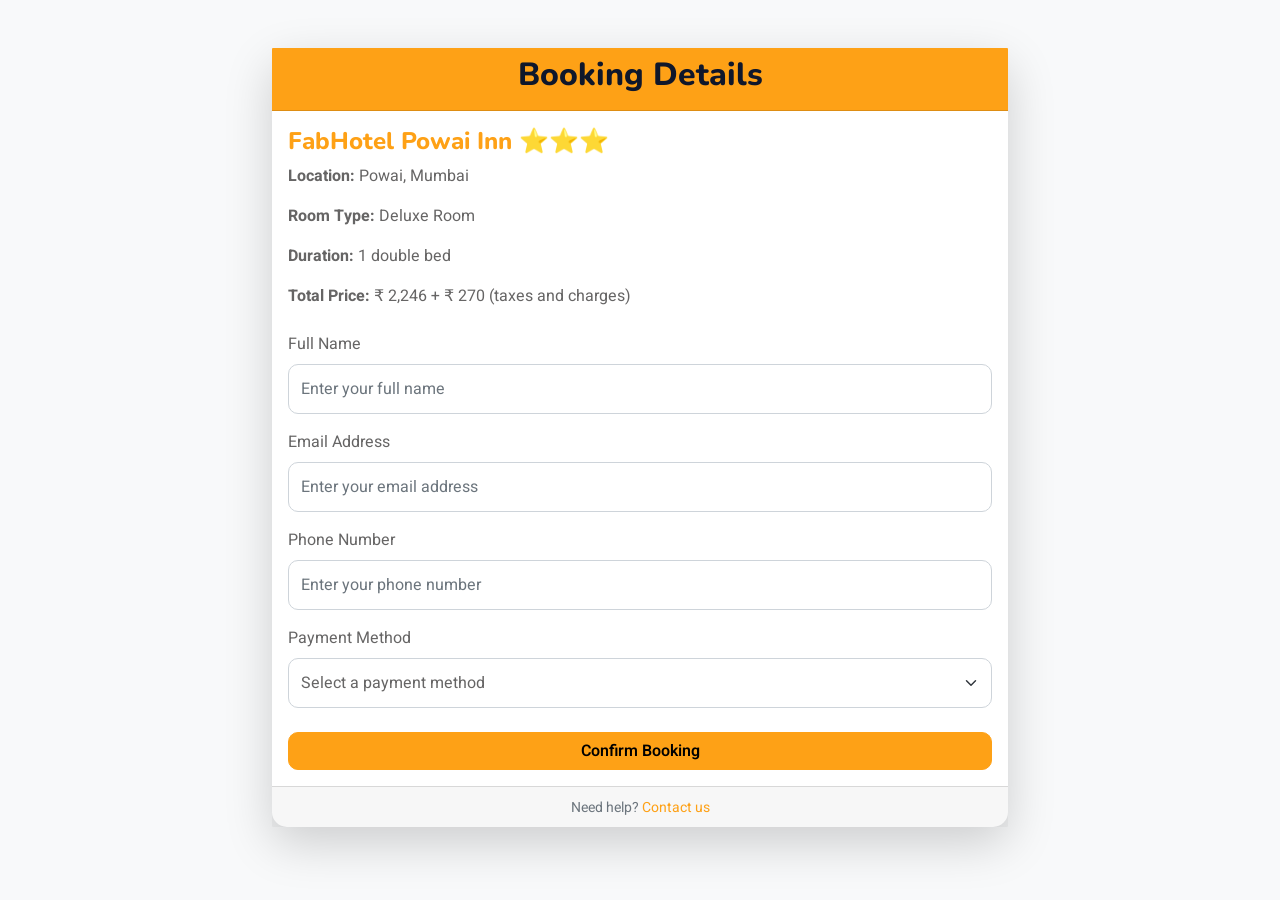
<file: Table_Booking/public/booking-details.html>
<!DOCTYPE html>
<html lang="en">

<head>
    <meta charset="UTF-8">
    <meta name="viewport" content="width=device-width, initial-scale=1.0">
    <title>Booking Details</title>
    <!-- Favicon -->
    <link href="https://www.favicon.cc/" rel="icon">

    <!-- Google Web Fonts -->
    <link rel="preconnect" href="https://fonts.googleapis.com">
    <link rel="preconnect" href="https://fonts.gstatic.com" crossorigin>
    <link
        href="https://fonts.googleapis.com/css2?family=Heebo:wght@400;500;600&family=Nunito:wght@600;700;800&family=Pacifico&display=swap"
        rel="stylesheet">

    <!-- Icon Font Stylesheet -->
    <link href="https://cdnjs.cloudflare.com/ajax/libs/font-awesome/5.10.4/css/all.min.css" rel="stylesheet">
    <link href="https://cdn.jsdelivr.net/npm/bootstrap-icons@1.4.1/font/bootstrap-icons.css" rel="stylesheet">

    <!-- Libraries Stylesheet -->
    <link href="../lib/animate/animate.min.css" rel="stylesheet">
    <link href="../lib/owlcarousel/assets/owl.carousel.min.css" rel="stylesheet">
    <link href="../lib/tempusdominus/css/tempusdominus-bootstrap-4.min.css" rel="stylesheet" />

    <!-- Customized Bootstrap Stylesheet -->
    <link href="../css/bootstrap.min.css" rel="stylesheet">

    <!-- Custom CSS -->
    <style>
        body {
            font-family: 'Heebo', sans-serif;
            background-color: #f8f9fa;
        }

        .form-control {
            border-radius: 10px;
            padding: 12px;
            border: 1px solid #ced4da;
            transition: all 0.3s ease;
        }

        .form-control:focus {
            border-color: #007bff;
            box-shadow: 0 0 5px rgba(0, 123, 255, 0.5);
        }

        .form-select {
            border-radius: 10px;
            padding: 12px;
            border: 1px solid #ced4da;
            transition: all 0.3s ease;
        }

        .form-select:focus {
            border-color: #007bff;
            box-shadow: 0 0 5px rgba(0, 123, 255, 0.5);
        }

        .btn-primary {
            border-radius: 10px;
            font-weight: 600;
        }

        .card {
            border-radius: 15px;
            border: none;
        }

        .card-header {
            border-top-left-radius: 15px;
            border-top-right-radius: 15px;
        }

        .card-footer {
            border-bottom-left-radius: 15px;
            border-bottom-right-radius: 15px;
        }
    </style>
</head>

<body>
    <div class="container mt-5">
        <div class="row justify-content-center">
            <div class="col-md-8">
                <div class="card shadow-lg">
                    <div class="card-header bg-primary text-white text-center">
                        <h2>Booking Details</h2>
                    </div>
                    <div class="card-body">
                        <div class="booking-summary mb-4">
                            <h4 class="text-primary">FabHotel Powai Inn ⭐⭐⭐</h4>
                            <p><strong>Location:</strong> Powai, Mumbai</p>
                            <p><strong>Room Type:</strong> Deluxe Room</p>
                            <p><strong>Duration:</strong> 1 double bed</p>
                            <p><strong>Total Price:</strong> ₹ 2,246 + ₹ 270 (taxes and charges)</p>
                        </div>
                        <form action="booking-details.html" method="POST" class="booking-form">
                            <div class="mb-3">
                                <label for="name" class="form-label">Full Name</label>
                                <input type="text" id="name" name="name" class="form-control"
                                    placeholder="Enter your full name" required>
                            </div>
                            <div class="mb-3">
                                <label for="email" class="form-label">Email Address</label>
                                <input type="email" id="email" name="email" class="form-control"
                                    placeholder="Enter your email address" required>
                            </div>
                            <div class="mb-3">
                                <label for="phone" class="form-label">Phone Number</label>
                                <input type="tel" id="phone" name="phone" class="form-control"
                                    placeholder="Enter your phone number" required>
                            </div>
                            <div class="mb-4">
                                <label for="payment-method" class="form-label">Payment Method</label>
                                <select id="payment-method" name="payment-method" class="form-select" required>
                                    <option value="" disabled selected>Select a payment method</option>
                                    <option value="credit-card">Credit Card</option>
                                    <option value="debit-card">Debit Card</option>
                                    <option value="upi">UPI</option>
                                    <option value="net-banking">Net Banking</option>
                                </select>
                            </div>
                            <button type="submit" class="btn btn-primary w-100">Confirm Booking</button>
                        </form>
                    </div>
                    <div class="card-footer text-center">
                        <small class="text-muted">Need help? <a href="contact.html">Contact us</a></small>
                    </div>
                </div>
            </div>
        </div>
    </div>

    <!-- JavaScript Libraries -->
    <script src="https://code.jquery.com/jquery-3.4.1.min.js"></script>
    <script src="https://cdn.jsdelivr.net/npm/bootstrap@5.0.0/dist/js/bootstrap.bundle.min.js"></script>
</body>

</html>
</file>
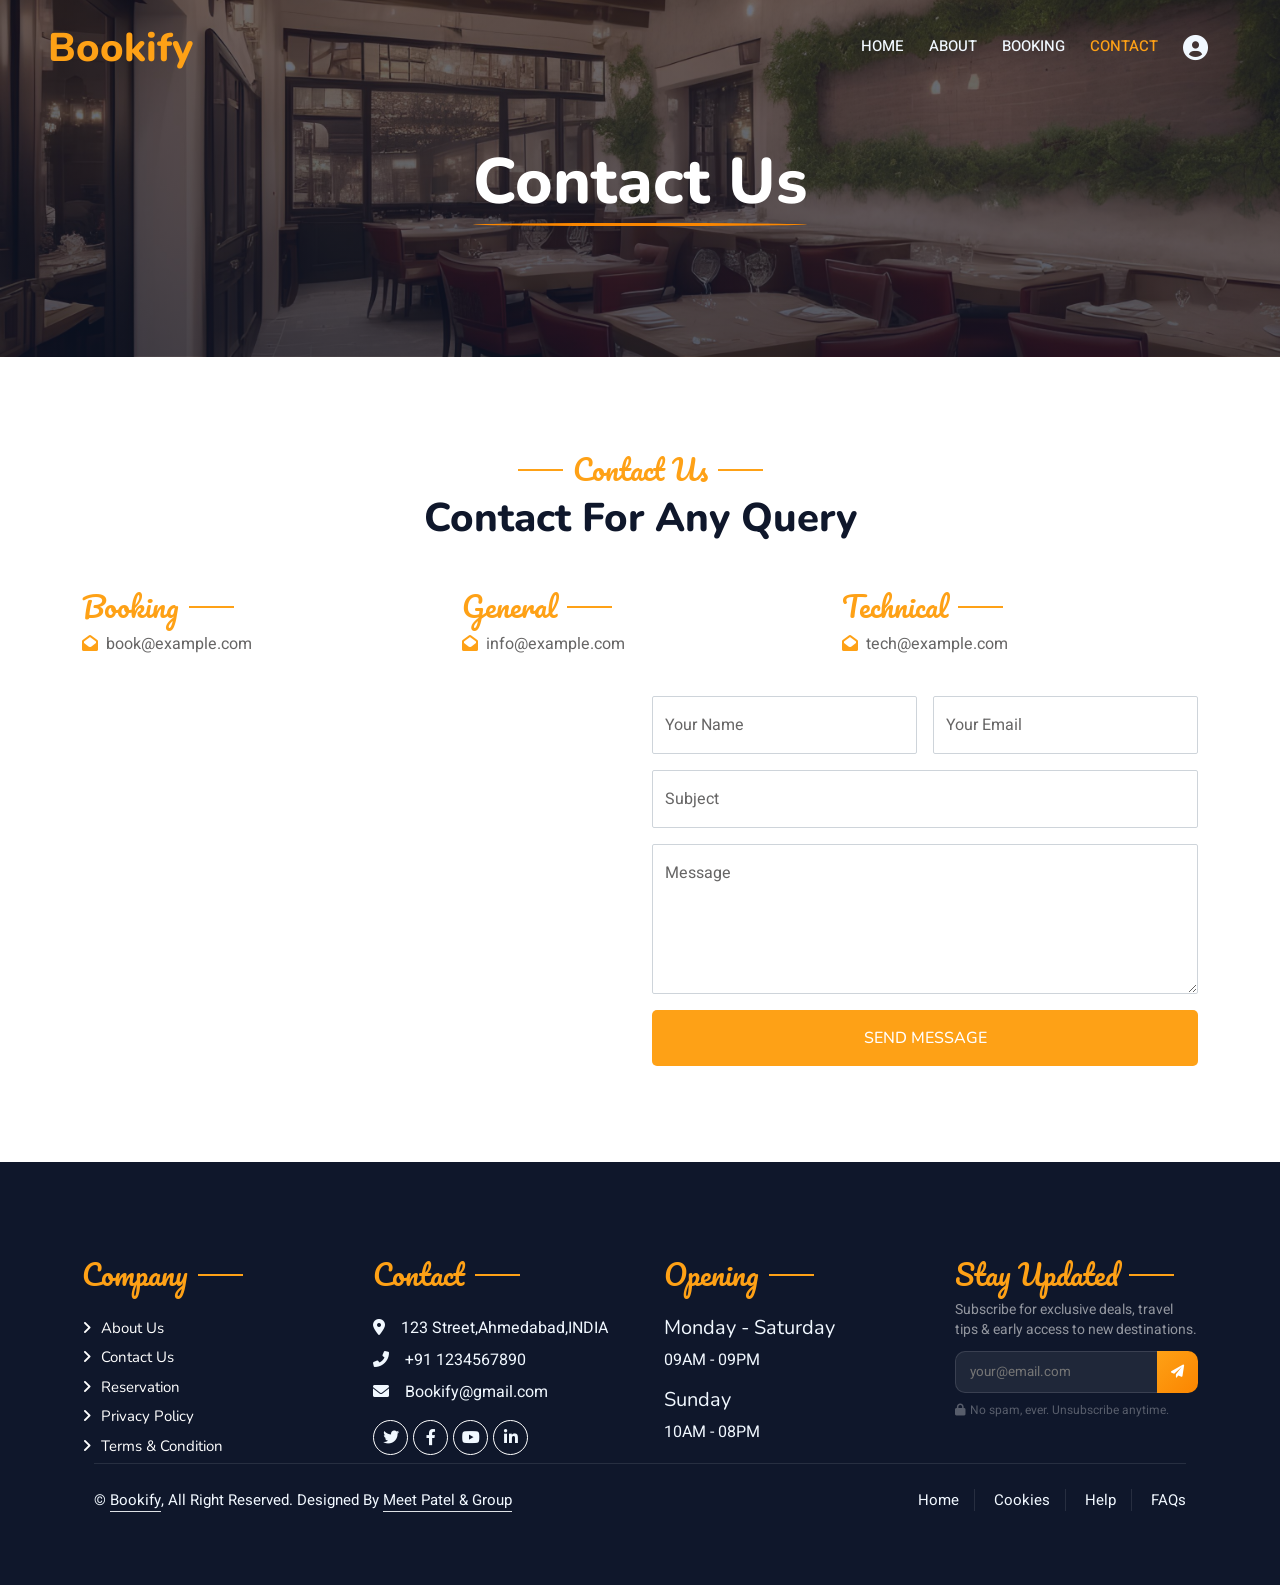
<file: Table_Booking/public/contact.html>
<!DOCTYPE html>
<html lang="en">

<head>
    <meta charset="utf-8">
    <title>Contact</title>
    <meta content="width=device-width, initial-scale=1.0" name="viewport">
    <meta content="" name="keywords">
    <meta content="" name="description">

    <!-- Google Web Fonts -->
    <link rel="preconnect" href="https://fonts.googleapis.com">
    <link rel="preconnect" href="https://fonts.gstatic.com" crossorigin>
    <link
        href="https://fonts.googleapis.com/css2?family=Heebo:wght@400;500;600&family=Nunito:wght@600;700;800&family=Pacifico&display=swap"
        rel="stylesheet">

    <!-- Icon Font Stylesheet -->
    <link href="https://cdnjs.cloudflare.com/ajax/libs/font-awesome/5.10.4/css/all.min.css" rel="stylesheet">
    <link href="https://cdnjs.cloudflare.com/ajax/libs/font-awesome/6.0.0-beta3/css/all.min.css" rel="stylesheet">

    <link href="https://cdn.jsdelivr.net/npm/bootstrap-icons@1.4.1/font/bootstrap-icons.css" rel="stylesheet">

    <!-- Libraries Stylesheet -->
    <link href="../lib/animate/animate.min.css" rel="stylesheet">
    <link href="../lib/owlcarousel/assets/owl.carousel.min.css" rel="stylesheet">
    <link href="../lib/tempusdominus/css/tempusdominus-bootstrap-4.min.css" rel="stylesheet" />

    <!-- Customized Bootstrap Stylesheet -->
    <link href="../css/bootstrap.min.css" rel="stylesheet">

    <!-- Template Stylesheet -->
    <link href="../css/style.css" rel="stylesheet">
</head>

<body>
    <div class="container-fluid bg-white p-0">

        <!-- Navbar & Hero Start -->
        <div class="container-fluid position-relative p-0">
            <nav class="navbar navbar-expand-lg navbar-dark bg-dark px-4 px-lg-5 py-3 py-lg-0 wow fadeInDown"
                data-wow-delay="0.3s" id="navbar">
                <a href="index.html" class="navbar-brand p-0">
                    <h1 class="text-primary m-0"><span class="animated-text">Bookify</span></h1>
                    <!-- <img src="img/logo.png" alt="Logo"> -->
                </a>
                <button class="navbar-toggler" type="button" data-bs-toggle="collapse" data-bs-target="#navbarCollapse">
                    <span class="fa fa-bars"></span>
                </button>
                <div class="collapse navbar-collapse" id="navbarCollapse">
                    <div class="navbar-nav ms-auto py-0 pe-4">
                        <a href="index.html" class="nav-item nav-link">Home</a>
                        <a href="about.html" class="nav-item nav-link">About</a>
                        <a href="booking.html" class="nav-item nav-link">Booking</a>
                        <a href="contact.html" class="nav-item nav-link active"><span
                                class="animated-text2">Contact</span></a>
                        <a href="profile.html" class="nav-item nav-link" id="profile-button" title="Profile">
                            <i class="fa fa-user-circle" style="font-size: 25px;"></i>
                        </a>
                        <a href="login.html" id="login-button" class="btn btn-primary py-2 px-4"
                            style="display: none;">Login</a>
                    </div>
                </div>
            </nav>

            <div class="container-fluid py-5 bg-dark hero-header mb-5">
                <div class="container text-center my-5 pt-5 pb-4">
                    <h1 class="display-3 text-white mb-3 animated slideInDown"><span class="animated-text2">Contact
                            Us</span></h1>
                </div>
            </div>
        </div>
        <!-- Navbar & Hero End -->


        <!-- Contact Start -->
        <div class="container-fluid py-5">
            <div class="container">
                <div class="text-center wow fadeInUp" data-wow-delay="0.1s">
                    <h5 class="section-title ff-secondary text-center text-primary fw-normal">Contact Us</h5>
                    <h1 class="mb-5">Contact For Any Query</h1>
                </div>
                <div class="row g-4">
                    <div class="col-12">
                        <div class="row gy-4">
                            <div class="col-md-4">
                                <h5 class="section-title ff-secondary fw-normal text-start text-primary">Booking</h5>
                                <p><i class="fa fa-envelope-open text-primary me-2"></i>book@example.com</p>
                            </div>
                            <div class="col-md-4">
                                <h5 class="section-title ff-secondary fw-normal text-start text-primary">General</h5>
                                <p><i class="fa fa-envelope-open text-primary me-2"></i>info@example.com</p>
                            </div>
                            <div class="col-md-4">
                                <h5 class="section-title ff-secondary fw-normal text-start text-primary">Technical</h5>
                                <p><i class="fa fa-envelope-open text-primary me-2"></i>tech@example.com</p>
                            </div>
                        </div>
                    </div>
                    <div class="col-md-6 wow fadeIn" data-wow-delay="0.1s">
                        <iframe class="position-relative rounded w-100 h-100"
                            src="https://www.google.com/maps/embed?pb=!1m18!1m12!1m3!1d235014.15049961975!2d72.5797426!3d23.0202434!2m3!1f0!2f0!3f0!3m2!1i1024!2i768!4f13.1!3m3!1m2!1s0x395e848aba5bd449%3A0x4fcedd11614f6516!2sAhmedabad%2C%20Gujarat!5e0!3m2!1sen!2sin!4v1736440668631!5m2!1sen!2sin"
                            width="600" height="450" style="border:0;" allowfullscreen="" loading="lazy"
                            referrerpolicy="no-referrer-when-downgrade"></iframe>
                    </div>
                    <div class="col-md-6">
                        <div class="wow fadeInUp" data-wow-delay="0.2s">
                            <form id="emailForm" method="POST" action="#">
                                <div class="row g-3">
                                    <div class="col-md-6">
                                        <div class="form-floating">
                                            <input type="text" class="form-control" id="name" placeholder="Your Name"
                                                name="name">
                                            <label for="name">Your Name</label>
                                        </div>
                                    </div>
                                    <div class="col-md-6">
                                        <div class="form-floating">
                                            <input type="email" class="form-control" id="sender" name="sender"
                                                placeholder="Your Email" required>
                                            <label for="sender">Your Email</label>
                                        </div>
                                    </div>
                                    <div class="col-12">
                                        <div class="form-floating">
                                            <input type="text" class="form-control" id="subject" name="subject"
                                                placeholder="Subject">
                                            <label for="subject" required>Subject</label>
                                        </div>
                                    </div>
                                    <div class="col-12">
                                        <div class="form-floating">
                                            <textarea class="form-control" placeholder="Leave a message here"
                                                id="message" name="message" style="height: 150px" required></textarea>
                                            <label for="message">Message</label>
                                        </div>
                                    </div>
                                    <div class="col-12">
                                        <button class="btn btn-primary w-100 py-3 bookBut" type="submit">Send
                                            Message</button>
                                        <div id="response" style="display:none; color:green; font-size: 16px;">
                                            Message sent successfully!</div>
                                    </div>
                                </div>
                            </form>
                        </div>
                    </div>
                </div>
            </div>
        </div>
        <!-- Contact End -->

        <!-- Footer Start -->
        <div class="container-fluid bg-dark text-light footer pt-5 mt-5 wow fadeIn" data-wow-delay="0.1s">
            <div class="container py-5">
                <div class="row g-5">
                    <div class="col-lg-3 col-md-6">
                        <h4 class="section-title ff-secondary text-start text-primary fw-normal mb-4">Company</h4>
                        <a class="btn btn-link" href="">About Us</a>
                        <a class="btn btn-link" href="">Contact Us</a>
                        <a class="btn btn-link" href="">Reservation</a>
                        <a class="btn btn-link" href="">Privacy Policy</a>
                        <a class="btn btn-link" href="">Terms & Condition</a>
                    </div>
                    <div class="col-lg-3 col-md-6">
                        <h4 class="section-title ff-secondary text-start text-primary fw-normal mb-4">Contact</h4>
                        <p class="mb-2"><i class="fa fa-map-marker-alt me-3"></i>123 Street,Ahmedabad,INDIA</p>
                        <p class="mb-2"><i class="fa fa-phone-alt me-3"></i>+91 1234567890</p>
                        <p class="mb-2"><i class="fa fa-envelope me-3"></i>Bookify@gmail.com</p>
                        <div class="d-flex pt-2">
                            <a class="btn btn-outline-light btn-social" href=""><i class="fab fa-twitter"></i></a>
                            <a class="btn btn-outline-light btn-social" href=""><i class="fab fa-facebook-f"></i></a>
                            <a class="btn btn-outline-light btn-social" href=""><i class="fab fa-youtube"></i></a>
                            <a class="btn btn-outline-light btn-social" href=""><i class="fab fa-linkedin-in"></i></a>
                        </div>
                    </div>
                    <div class="col-lg-3 col-md-6">
                        <h4 class="section-title ff-secondary text-start text-primary fw-normal mb-4">Opening</h4>
                        <h5 class="text-light fw-normal">Monday - Saturday</h5>
                        <p>09AM - 09PM</p>
                        <h5 class="text-light fw-normal">Sunday</h5>
                        <p>10AM - 08PM</p>
                    </div>
                    <div class="col-lg-3 col-md-6">
                        <h4 class="section-title ff-secondary text-start text-primary fw-normal mb-2">Stay Updated</h4>
                        <p style="color:rgba(255,255,255,0.55); font-size:0.87rem; margin-bottom:10px;">Subscribe for exclusive deals, travel tips &amp; early access to new destinations.</p>
                        <form style="display:flex; gap:0; margin-bottom:8px;" onsubmit="subscribeNewsletter(event)">
                            <input type="email" id="newsletter-email" placeholder="your@email.com" required
                                style="flex:1; background:rgba(255,255,255,0.07); border:1px solid rgba(255,255,255,0.12); border-right:none; border-radius:10px 0 0 10px; padding:10px 14px; color:#fff; font-size:0.84rem; outline:none;">
                            <button type="submit"
                                style="background:linear-gradient(135deg,#FEA116,#fb8500); border:none; border-radius:0 10px 10px 0; color:#fff; padding:10px 14px; font-size:0.82rem; font-weight:700; cursor:pointer;">
                                <i class="fa fa-paper-plane"></i>
                            </button>
                        </form>
                        <p style="color:rgba(255,255,255,0.3); font-size:0.75rem;"><i class="fa fa-lock me-1"></i>No spam, ever. Unsubscribe anytime.</p>
                        <p id="newsletter-msg" style="display:none; color:#6ee7b7; font-size:0.78rem;"><i class="fa fa-check-circle me-1"></i>You're subscribed! Welcome aboard.</p>
                    </div>
                </div>
                <div class="container">
                    <div class="copyright">
                        <div class="row">
                            <div class="col-md-6 text-center text-md-start mb-3 mb-md-0">
                                &copy; <a class="border-bottom" href="#">Bookify</a>, All Right Reserved.
                                Designed By <a class="border-bottom" href="#">Meet Patel &amp; Group</a>
                            </div>
                            <div class="col-md-6 text-center text-md-end">
                                <div class="footer-menu">
                                    <a href="index.html">Home</a>
                                    <a href="#">Cookies</a>
                                    <a href="#">Help</a>
                                    <a href="#">FAQs</a>
                                </div>
                            </div>
                        </div>
                    </div>
                </div>
            </div>
            <!-- Footer End -->


            <!-- Back to Top -->
            <a href="#" class="btn btn-lg btn-primary btn-lg-square back-to-top"><i class="bi bi-arrow-up"></i></a>
        </div>
        <script>
            const form = document.getElementById('emailForm');
            const responseDiv = document.getElementById('response');

            form.addEventListener('submit', async (e) => {
                e.preventDefault();

                const sender = document.getElementById('sender').value;
                const subject = document.getElementById('subject').value;
                const message = document.getElementById('message').value;
                const name = document.getElementById('name').value;

                const emailData = { sender, subject, message, name };

                try {
                    const response = await fetch('/send-email', {
                        method: 'POST',
                        headers: { 'Content-Type': 'application/json' },
                        body: JSON.stringify(emailData),
                    });

                    const result = await response.json();
                    if (result.success) {
                        // responseDiv.textContent = 'Email sent successfully!';
                        document.getElementById('response').style.display = 'block';
                        form.reset();
                    } else {
                        responseDiv.textContent = 'Failed to send email: ' + result.error;
                    }
                } catch (error) {
                    responseDiv.textContent = 'Error: ' + error.message;
                }
            });

        </script>
        <!-- JavaScript Libraries -->
        <script src="https://code.jquery.com/jquery-3.4.1.min.js"></script>
        <script src="https://cdn.jsdelivr.net/npm/bootstrap@5.0.0/dist/js/bootstrap.bundle.min.js"></script>
        <script src="../lib/wow/wow.min.js"></script>
        <script src="../lib/easing/easing.min.js"></script>
        <script src="../lib/waypoints/waypoints.min.js"></script>
        <script src="../lib/counterup/counterup.min.js"></script>
        <script src="../lib/owlcarousel/owl.carousel.min.js"></script>
        <script src="../lib/tempusdominus/js/moment.min.js"></script>
        <script src="../lib/tempusdominus/js/moment-timezone.min.js"></script>
        <script src="../lib/tempusdominus/js/tempusdominus-bootstrap-4.min.js"></script>


        <script src="../js/main.js"></script>
        <!-- Template Javascript -->

        <script>
            function subscribeNewsletter(e) {
                e.preventDefault();
                const email = document.getElementById('newsletter-email').value;
                const msg = document.getElementById('newsletter-msg');
                const subs = JSON.parse(localStorage.getItem('bookify_newsletter') || '[]');
                if (!subs.includes(email)) { subs.push(email); localStorage.setItem('bookify_newsletter', JSON.stringify(subs)); }
                document.getElementById('newsletter-email').value = '';
                msg.style.display = 'block';
                setTimeout(() => { msg.style.display = 'none'; }, 5000);
            }
        </script>
</body>

</html>
</file>
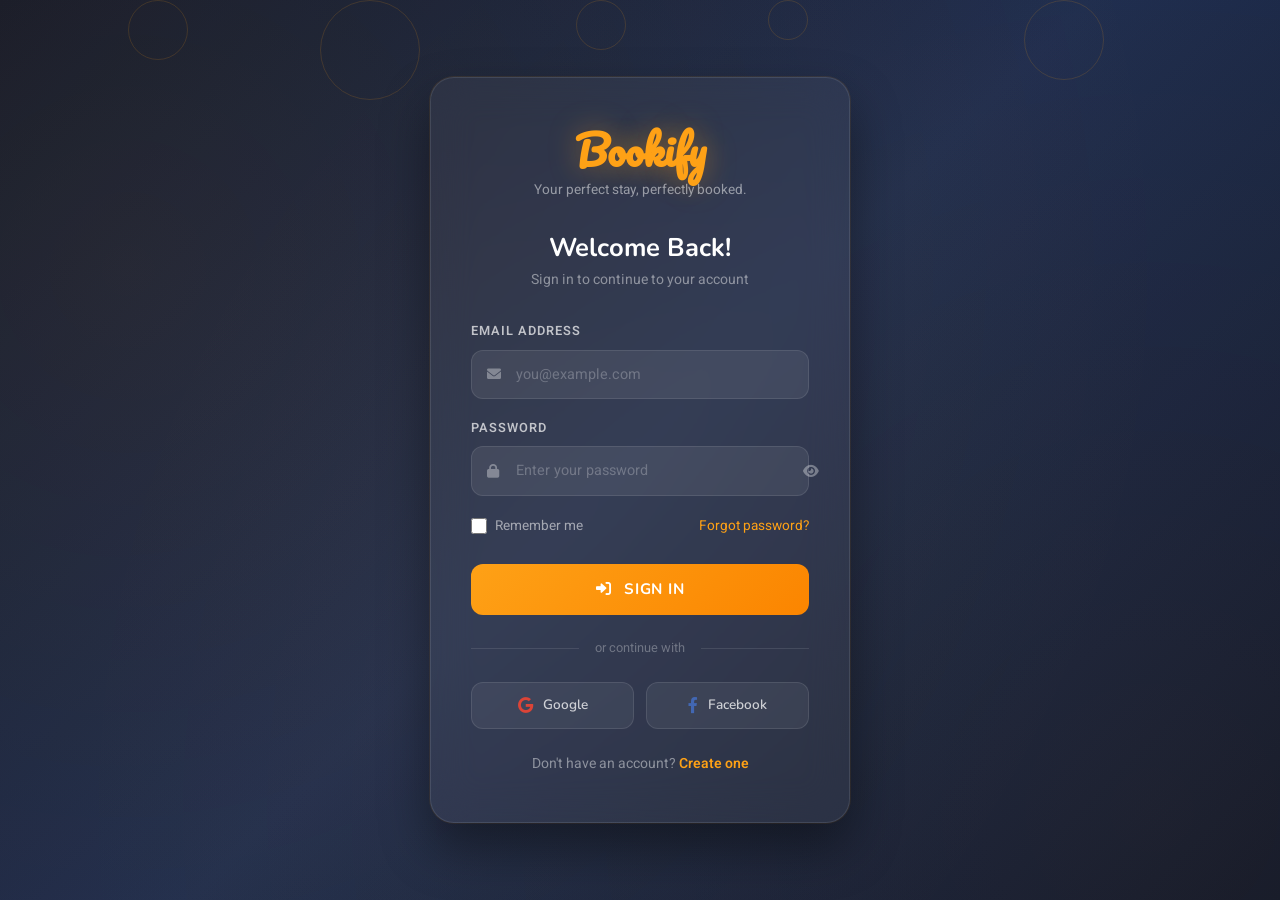
<file: Table_Booking/public/login.html>
<!DOCTYPE html>
<html lang="en">

<head>
    <meta charset="utf-8">
    <title>Login - Bookify</title>
    <meta content="width=device-width, initial-scale=1.0" name="viewport">
    <meta content="Login to Bookify - Book hotels, restaurants and guest houses" name="description">

    <!-- Google Fonts -->
    <link rel="preconnect" href="https://fonts.googleapis.com">
    <link rel="preconnect" href="https://fonts.gstatic.com" crossorigin>
    <link href="https://fonts.googleapis.com/css2?family=Heebo:wght@400;500;600&family=Nunito:wght@600;700;800&family=Pacifico&display=swap" rel="stylesheet">

    <!-- Icon Font -->
    <link href="https://cdnjs.cloudflare.com/ajax/libs/font-awesome/6.0.0-beta3/css/all.min.css" rel="stylesheet">
    <link href="../css/bootstrap.min.css" rel="stylesheet">
    <link href="../css/style.css" rel="stylesheet">

    <style>
        * { margin: 0; padding: 0; box-sizing: border-box; }

        body {
            min-height: 100vh;
            background: linear-gradient(135deg, #0F172B 0%, #1e2d50 50%, #0F172B 100%);
            display: flex;
            align-items: center;
            justify-content: center;
            font-family: 'Heebo', sans-serif;
            overflow: hidden;
            position: relative;
        }

        /* Animated background particles */
        body::before {
            content: '';
            position: fixed;
            top: -50%;
            left: -50%;
            width: 200%;
            height: 200%;
            background: radial-gradient(circle at 30% 40%, rgba(254,161,22,0.08) 0%, transparent 50%),
                        radial-gradient(circle at 70% 70%, rgba(254,161,22,0.05) 0%, transparent 50%);
            animation: bgPulse 6s ease-in-out infinite alternate;
        }

        @keyframes bgPulse {
            0% { transform: scale(1) rotate(0deg); }
            100% { transform: scale(1.1) rotate(5deg); }
        }

        .floating-circles {
            position: fixed;
            top: 0; left: 0;
            width: 100%; height: 100%;
            pointer-events: none;
            overflow: hidden;
        }

        .circle {
            position: absolute;
            border-radius: 50%;
            border: 1px solid rgba(254,161,22,0.15);
            animation: floatUp linear infinite;
        }

        .circle:nth-child(1) { width: 60px; height: 60px; left: 10%; animation-duration: 8s; animation-delay: 0s; }
        .circle:nth-child(2) { width: 100px; height: 100px; left: 25%; animation-duration: 12s; animation-delay: 2s; }
        .circle:nth-child(3) { width: 40px; height: 40px; left: 60%; animation-duration: 9s; animation-delay: 4s; }
        .circle:nth-child(4) { width: 80px; height: 80px; left: 80%; animation-duration: 11s; animation-delay: 1s; }
        .circle:nth-child(5) { width: 50px; height: 50px; left: 45%; animation-duration: 10s; animation-delay: 6s; }

        @keyframes floatUp {
            0% { bottom: -100px; opacity: 0; }
            10% { opacity: 1; }
            90% { opacity: 1; }
            100% { bottom: 110%; opacity: 0; }
        }

        .login-container {
            position: relative;
            z-index: 10;
            width: 100%;
            max-width: 460px;
            padding: 20px;
            animation: slideUp 0.6s ease-out;
        }

        @keyframes slideUp {
            from { opacity: 0; transform: translateY(40px); }
            to { opacity: 1; transform: translateY(0); }
        }

        .login-card {
            background: rgba(255, 255, 255, 0.05);
            backdrop-filter: blur(20px);
            -webkit-backdrop-filter: blur(20px);
            border: 1px solid rgba(255,255,255,0.1);
            border-radius: 24px;
            padding: 48px 40px;
            box-shadow: 0 25px 50px rgba(0,0,0,0.4), 0 0 0 1px rgba(254,161,22,0.1);
        }

        .brand-logo {
            text-align: center;
            margin-bottom: 32px;
        }

        .brand-logo a {
            text-decoration: none;
        }

        .brand-logo h1 {
            font-family: 'Pacifico', cursive;
            font-size: 2.5rem;
            color: #FEA116;
            margin: 0;
            text-shadow: 0 0 30px rgba(254,161,22,0.4);
        }

        .brand-logo p {
            color: rgba(255,255,255,0.5);
            font-size: 0.85rem;
            margin-top: 6px;
        }

        .page-title {
            text-align: center;
            margin-bottom: 32px;
        }

        .page-title h2 {
            color: #fff;
            font-size: 1.6rem;
            font-weight: 700;
            margin-bottom: 6px;
        }

        .page-title p {
            color: rgba(255,255,255,0.45);
            font-size: 0.875rem;
        }

        .form-group {
            margin-bottom: 20px;
            position: relative;
        }

        .form-group label {
            display: block;
            color: rgba(255,255,255,0.7);
            font-size: 0.8rem;
            font-weight: 600;
            text-transform: uppercase;
            letter-spacing: 0.08em;
            margin-bottom: 8px;
        }

        .input-wrap {
            position: relative;
        }

        .input-wrap i {
            position: absolute;
            left: 16px;
            top: 50%;
            transform: translateY(-50%);
            color: rgba(255,255,255,0.35);
            font-size: 14px;
            transition: color 0.3s;
        }

        .form-control-auth {
            width: 100%;
            background: rgba(255,255,255,0.07);
            border: 1px solid rgba(255,255,255,0.1);
            border-radius: 12px;
            padding: 13px 16px 13px 44px;
            color: #fff;
            font-size: 0.9rem;
            transition: all 0.3s ease;
            outline: none;
        }

        .form-control-auth::placeholder { color: rgba(255,255,255,0.25); }

        .form-control-auth:focus {
            border-color: #FEA116;
            background: rgba(255,255,255,0.1);
            box-shadow: 0 0 0 3px rgba(254,161,22,0.15);
        }

        .form-control-auth:focus + i,
        .input-wrap:focus-within i {
            color: #FEA116;
        }

        .toggle-password {
            position: absolute;
            right: 14px;
            top: 50%;
            transform: translateY(-50%);
            background: none;
            border: none;
            color: rgba(255,255,255,0.35);
            cursor: pointer;
            padding: 4px;
            transition: color 0.3s;
            font-size: 14px;
        }

        .toggle-password:hover { color: #FEA116; }

        .form-options {
            display: flex;
            align-items: center;
            justify-content: space-between;
            margin-bottom: 28px;
        }

        .remember-me {
            display: flex;
            align-items: center;
            gap: 8px;
            cursor: pointer;
        }

        .remember-me input[type="checkbox"] {
            width: 16px;
            height: 16px;
            accent-color: #FEA116;
            cursor: pointer;
        }

        .remember-me span {
            color: rgba(255,255,255,0.55);
            font-size: 0.85rem;
        }

        .forgot-link {
            color: #FEA116;
            font-size: 0.85rem;
            text-decoration: none;
            transition: opacity 0.2s;
        }

        .forgot-link:hover { opacity: 0.8; }

        .btn-login {
            width: 100%;
            padding: 14px;
            background: linear-gradient(135deg, #FEA116, #fb8500);
            border: none;
            border-radius: 12px;
            color: #fff;
            font-size: 0.95rem;
            font-weight: 700;
            font-family: 'Nunito', sans-serif;
            text-transform: uppercase;
            letter-spacing: 0.05em;
            cursor: pointer;
            transition: all 0.3s ease;
            position: relative;
            overflow: hidden;
        }

        .btn-login::before {
            content: '';
            position: absolute;
            top: 0; left: -100%;
            width: 100%; height: 100%;
            background: linear-gradient(90deg, transparent, rgba(255,255,255,0.2), transparent);
            transition: left 0.5s ease;
        }

        .btn-login:hover::before { left: 100%; }

        .btn-login:hover {
            transform: translateY(-2px);
            box-shadow: 0 8px 25px rgba(254,161,22,0.4);
        }

        .btn-login:active { transform: translateY(0); }

        .divider {
            display: flex;
            align-items: center;
            gap: 16px;
            margin: 24px 0;
        }

        .divider::before, .divider::after {
            content: '';
            flex: 1;
            height: 1px;
            background: rgba(255,255,255,0.1);
        }

        .divider span {
            color: rgba(255,255,255,0.3);
            font-size: 0.8rem;
            white-space: nowrap;
        }

        .social-login {
            display: grid;
            grid-template-columns: 1fr 1fr;
            gap: 12px;
            margin-bottom: 24px;
        }

        .btn-social-login {
            display: flex;
            align-items: center;
            justify-content: center;
            gap: 10px;
            padding: 12px;
            background: rgba(255,255,255,0.06);
            border: 1px solid rgba(255,255,255,0.1);
            border-radius: 12px;
            color: rgba(255,255,255,0.75);
            font-size: 0.85rem;
            cursor: pointer;
            transition: all 0.3s;
            text-decoration: none;
            font-family: 'Nunito', sans-serif;
            font-weight: 600;
        }

        .btn-social-login:hover {
            background: rgba(255,255,255,0.12);
            border-color: rgba(255,255,255,0.2);
            color: #fff;
            transform: translateY(-2px);
        }

        .btn-social-login i { font-size: 16px; }
        .btn-social-login .fa-google { color: #db4437; }
        .btn-social-login .fa-facebook-f { color: #4267B2; }

        .signup-link {
            text-align: center;
            color: rgba(255,255,255,0.45);
            font-size: 0.875rem;
        }

        .signup-link a {
            color: #FEA116;
            text-decoration: none;
            font-weight: 600;
            transition: opacity 0.2s;
        }

        .signup-link a:hover { opacity: 0.8; }

        .error-msg {
            background: rgba(239,68,68,0.15);
            border: 1px solid rgba(239,68,68,0.3);
            color: #fca5a5;
            border-radius: 10px;
            padding: 10px 14px;
            font-size: 0.85rem;
            margin-bottom: 20px;
            display: none;
        }

        .success-msg {
            background: rgba(16,185,129,0.15);
            border: 1px solid rgba(16,185,129,0.3);
            color: #6ee7b7;
            border-radius: 10px;
            padding: 10px 14px;
            font-size: 0.85rem;
            margin-bottom: 20px;
            display: none;
        }

        @media (max-width: 480px) {
            .login-card { padding: 36px 24px; }
            .social-login { grid-template-columns: 1fr; }
        }
    </style>
</head>

<body>
    <!-- Floating background circles -->
    <div class="floating-circles">
        <div class="circle"></div>
        <div class="circle"></div>
        <div class="circle"></div>
        <div class="circle"></div>
        <div class="circle"></div>
    </div>

    <div class="login-container">
        <div class="login-card">
            <!-- Brand -->
            <div class="brand-logo">
                <a href="index.html">
                    <h1>Bookify</h1>
                </a>
                <p>Your perfect stay, perfectly booked.</p>
            </div>

            <!-- Title -->
            <div class="page-title">
                <h2>Welcome Back!</h2>
                <p>Sign in to continue to your account</p>
            </div>

            <!-- Messages -->
            <div class="error-msg" id="error-msg">
                <i class="fa fa-exclamation-circle me-2"></i>
                <span id="error-text">Invalid email or password.</span>
            </div>
            <div class="success-msg" id="success-msg">
                <i class="fa fa-check-circle me-2"></i>
                Login successful! Redirecting...
            </div>

            <!-- Login Form -->
            <form id="login-form" novalidate>
                <div class="form-group">
                    <label for="login-email">Email Address</label>
                    <div class="input-wrap">
                        <input type="email" id="login-email" class="form-control-auth" placeholder="you@example.com" required autocomplete="email">
                        <i class="fa fa-envelope"></i>
                    </div>
                </div>

                <div class="form-group">
                    <label for="login-password">Password</label>
                    <div class="input-wrap">
                        <input type="password" id="login-password" class="form-control-auth" placeholder="Enter your password" required autocomplete="current-password">
                        <i class="fa fa-lock"></i>
                        <button type="button" class="toggle-password" onclick="togglePassword('login-password', this)" title="Show/Hide Password">
                            <i class="fa fa-eye"></i>
                        </button>
                    </div>
                </div>

                <div class="form-options">
                    <label class="remember-me">
                        <input type="checkbox" id="remember-me">
                        <span>Remember me</span>
                    </label>
                    <a href="#" class="forgot-link">Forgot password?</a>
                </div>

                <button type="submit" class="btn-login" id="login-btn">
                    <i class="fa fa-sign-in-alt me-2"></i> Sign In
                </button>
            </form>

            <div class="divider"><span>or continue with</span></div>

            <div class="social-login">
                <a href="#" class="btn-social-login" id="google-login">
                    <i class="fab fa-google"></i> Google
                </a>
                <a href="#" class="btn-social-login" id="facebook-login">
                    <i class="fab fa-facebook-f"></i> Facebook
                </a>
            </div>

            <div class="signup-link">
                Don't have an account? <a href="signup.html">Create one</a>
            </div>
        </div>
    </div>

    <script src="https://code.jquery.com/jquery-3.4.1.min.js"></script>
    <script src="https://cdn.jsdelivr.net/npm/bootstrap@5.0.0/dist/js/bootstrap.bundle.min.js"></script>
    <script>
        // Toggle password visibility
        function togglePassword(inputId, btn) {
            const input = document.getElementById(inputId);
            const icon = btn.querySelector('i');
            if (input.type === 'password') {
                input.type = 'text';
                icon.className = 'fa fa-eye-slash';
            } else {
                input.type = 'password';
                icon.className = 'fa fa-eye';
            }
        }

        // Login form handler
        document.getElementById('login-form').addEventListener('submit', function(e) {
            e.preventDefault();

            const email = document.getElementById('login-email').value.trim();
            const password = document.getElementById('login-password').value;
            const remember = document.getElementById('remember-me').checked;

            const errorMsg = document.getElementById('error-msg');
            const errorText = document.getElementById('error-text');
            const successMsg = document.getElementById('success-msg');
            const btn = document.getElementById('login-btn');

            errorMsg.style.display = 'none';
            successMsg.style.display = 'none';

            if (!email || !password) {
                errorText.textContent = 'Please fill in all fields.';
                errorMsg.style.display = 'block';
                return;
            }

            // Get users from localStorage
            const users = JSON.parse(localStorage.getItem('bookify_users') || '[]');
            const user = users.find(u => u.email === email && u.password === password);

            btn.disabled = true;
            btn.innerHTML = '<i class="fa fa-spinner fa-spin me-2"></i> Signing in...';

            setTimeout(() => {
                if (user) {
                    // Save session
                    const session = { email: user.email, name: user.name, loggedIn: true };
                    if (remember) {
                        localStorage.setItem('bookify_session', JSON.stringify(session));
                    } else {
                        sessionStorage.setItem('bookify_session', JSON.stringify(session));
                    }
                    successMsg.style.display = 'block';
                    setTimeout(() => { window.location.href = 'profile.html'; }, 1200);
                } else {
                    errorText.textContent = 'Invalid email or password. Please try again.';
                    errorMsg.style.display = 'block';
                    btn.disabled = false;
                    btn.innerHTML = '<i class="fa fa-sign-in-alt me-2"></i> Sign In';
                }
            }, 1000);
        });

        // Check if already logged in
        const session = JSON.parse(localStorage.getItem('bookify_session') || sessionStorage.getItem('bookify_session') || 'null');
        if (session && session.loggedIn) {
            window.location.href = 'profile.html';
        }
    </script>
</body>

</html>
</file>
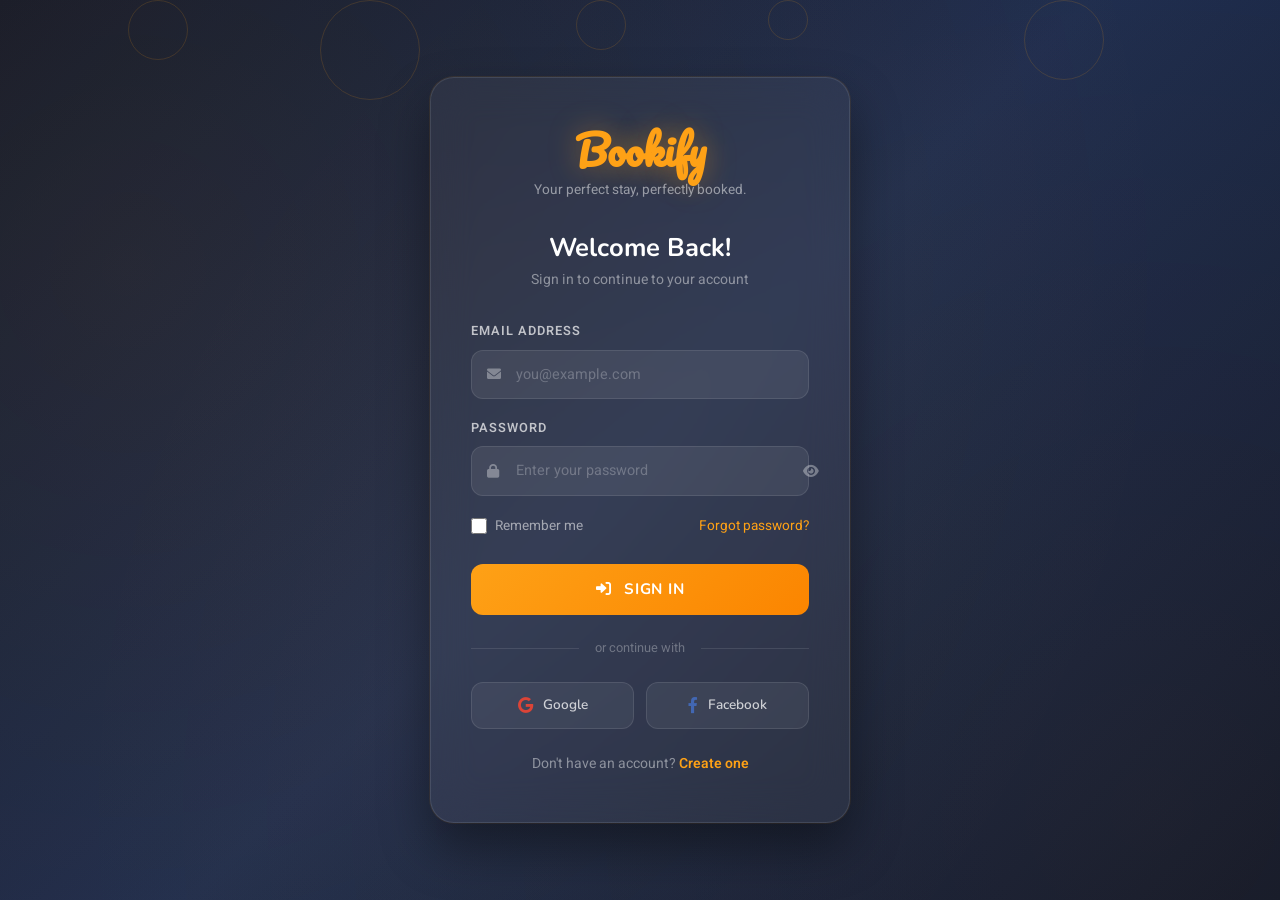
<file: Table_Booking/public/profile.html>
<!DOCTYPE html>
<html lang="en">

<head>
    <meta charset="utf-8">
    <title>My Profile - Bookify</title>
    <meta content="width=device-width, initial-scale=1.0" name="viewport">
    <meta content="Your Bookify profile and booking history" name="description">

    <!-- Google Fonts -->
    <link rel="preconnect" href="https://fonts.googleapis.com">
    <link rel="preconnect" href="https://fonts.gstatic.com" crossorigin>
    <link href="https://fonts.googleapis.com/css2?family=Heebo:wght@400;500;600&family=Nunito:wght@600;700;800&family=Pacifico&display=swap" rel="stylesheet">

    <!-- Icon Font -->
    <link href="https://cdnjs.cloudflare.com/ajax/libs/font-awesome/5.10.4/css/all.min.css" rel="stylesheet">
    <link href="https://cdnjs.cloudflare.com/ajax/libs/font-awesome/6.0.0-beta3/css/all.min.css" rel="stylesheet">
    <link href="https://cdn.jsdelivr.net/npm/bootstrap-icons@1.4.1/font/bootstrap-icons.css" rel="stylesheet">
    <link href="../lib/animate/animate.min.css" rel="stylesheet">
    <link href="../css/bootstrap.min.css" rel="stylesheet">
    <link href="../css/style.css" rel="stylesheet">

    <style>
        .profile-hero {
            background: linear-gradient(135deg, #0F172B 0%, #1a2744 60%, #0F172B 100%);
            padding: 80px 0 40px;
            position: relative;
            overflow: hidden;
        }

        .profile-hero::before {
            content: '';
            position: absolute;
            top: 0; left: 0; right: 0; bottom: 0;
            background: radial-gradient(circle at 70% 50%, rgba(254,161,22,0.12) 0%, transparent 60%);
        }

        .profile-avatar-wrap {
            position: relative;
            display: inline-block;
        }

        .profile-avatar {
            width: 110px;
            height: 110px;
            border-radius: 50%;
            background: linear-gradient(135deg, #FEA116, #fb8500);
            display: flex;
            align-items: center;
            justify-content: center;
            font-size: 2.8rem;
            color: #fff;
            font-family: 'Nunito', sans-serif;
            font-weight: 800;
            box-shadow: 0 0 0 4px rgba(254,161,22,0.2), 0 0 30px rgba(254,161,22,0.3);
            margin: 0 auto 16px;
        }

        .profile-avatar-badge {
            position: absolute;
            bottom: 14px;
            right: -4px;
            width: 28px; height: 28px;
            background: #10b981;
            border-radius: 50%;
            border: 3px solid #0F172B;
            display: flex;
            align-items: center;
            justify-content: center;
            font-size: 10px;
            color: #fff;
        }

        .profile-name {
            color: #fff;
            font-size: 1.8rem;
            font-weight: 700;
            margin-bottom: 4px;
        }

        .profile-email {
            color: rgba(255,255,255,0.55);
            font-size: 0.92rem;
        }

        .profile-badges {
            margin-top: 14px;
            display: flex;
            justify-content: center;
            gap: 10px;
            flex-wrap: wrap;
        }

        .badge-tag {
            background: rgba(254,161,22,0.15);
            border: 1px solid rgba(254,161,22,0.3);
            color: #FEA116;
            padding: 5px 14px;
            border-radius: 20px;
            font-size: 0.78rem;
            font-weight: 600;
        }

        .stats-row {
            display: flex;
            justify-content: center;
            gap: 0;
            margin-top: 30px;
            padding: 20px 0;
            border-top: 1px solid rgba(255,255,255,0.08);
            border-bottom: 1px solid rgba(255,255,255,0.08);
        }

        .stat-item {
            text-align: center;
            padding: 0 30px;
            border-right: 1px solid rgba(255,255,255,0.1);
        }

        .stat-item:last-child { border-right: none; }

        .stat-number {
            color: #FEA116;
            font-size: 1.6rem;
            font-weight: 800;
            display: block;
            font-family: 'Nunito', sans-serif;
        }

        .stat-label {
            color: rgba(255,255,255,0.45);
            font-size: 0.78rem;
            text-transform: uppercase;
            letter-spacing: 0.06em;
        }

        /* Content area */
        .profile-content {
            background: #f8fafc;
            min-height: 60vh;
            padding: 36px 0;
        }

        .profile-card {
            background: #fff;
            border-radius: 20px;
            box-shadow: 0 4px 24px rgba(0,0,0,0.07);
            padding: 28px;
            margin-bottom: 24px;
        }

        .profile-card-title {
            font-size: 1rem;
            font-weight: 700;
            color: #0F172B;
            text-transform: uppercase;
            letter-spacing: 0.06em;
            margin-bottom: 20px;
            display: flex;
            align-items: center;
            gap: 10px;
        }

        .profile-card-title i {
            color: #FEA116;
            font-size: 1.1rem;
        }

        .info-row {
            display: flex;
            align-items: center;
            padding: 12px 0;
            border-bottom: 1px solid #f1f5f9;
        }

        .info-row:last-child { border-bottom: none; }

        .info-label {
            color: #94a3b8;
            font-size: 0.82rem;
            font-weight: 600;
            text-transform: uppercase;
            letter-spacing: 0.05em;
            width: 130px;
            flex-shrink: 0;
        }

        .info-value {
            color: #1e293b;
            font-size: 0.92rem;
            font-weight: 500;
            flex: 1;
        }

        .info-edit {
            color: #FEA116;
            font-size: 0.8rem;
            cursor: pointer;
            transition: opacity 0.2s;
        }

        .info-edit:hover { opacity: 0.7; }

        /* Booking cards */
        .booking-item {
            display: flex;
            align-items: center;
            gap: 16px;
            padding: 16px;
            background: #f8fafc;
            border-radius: 14px;
            margin-bottom: 12px;
            transition: transform 0.2s, box-shadow 0.2s;
        }

        .booking-item:hover {
            transform: translateY(-2px);
            box-shadow: 0 6px 16px rgba(0,0,0,0.08);
        }

        .booking-icon {
            width: 52px; height: 52px;
            border-radius: 14px;
            display: flex;
            align-items: center;
            justify-content: center;
            font-size: 1.3rem;
            flex-shrink: 0;
        }

        .booking-icon.hotel { background: rgba(59,130,246,0.12); color: #3b82f6; }
        .booking-icon.restaurant { background: rgba(254,161,22,0.12); color: #FEA116; }
        .booking-icon.guesthouse { background: rgba(16,185,129,0.12); color: #10b981; }

        .booking-info { flex: 1; }

        .booking-name {
            font-weight: 700;
            color: #1e293b;
            font-size: 0.92rem;
            margin-bottom: 3px;
        }

        .booking-date {
            color: #94a3b8;
            font-size: 0.8rem;
        }

        .booking-status {
            padding: 5px 12px;
            border-radius: 20px;
            font-size: 0.75rem;
            font-weight: 700;
            text-transform: uppercase;
        }

        .status-confirmed { background: rgba(16,185,129,0.12); color: #10b981; }
        .status-pending { background: rgba(234,179,8,0.12); color: #b45309; }
        .status-cancelled { background: rgba(239,68,68,0.1); color: #ef4444; }

        /* Quick Actions */
        .quick-actions {
            display: grid;
            grid-template-columns: repeat(2, 1fr);
            gap: 14px;
        }

        .action-btn {
            display: flex;
            align-items: center;
            gap: 12px;
            padding: 16px;
            background: #f8fafc;
            border-radius: 14px;
            text-decoration: none;
            color: #1e293b;
            transition: all 0.3s;
            border: 1px solid transparent;
        }

        .action-btn:hover {
            background: rgba(254,161,22,0.06);
            border-color: rgba(254,161,22,0.2);
            color: #0F172B;
            transform: translateY(-2px);
        }

        .action-icon {
            width: 42px; height: 42px;
            border-radius: 12px;
            background: linear-gradient(135deg, #FEA116, #fb8500);
            display: flex;
            align-items: center;
            justify-content: center;
            color: #fff;
            font-size: 1rem;
            flex-shrink: 0;
        }

        .action-label {
            font-size: 0.85rem;
            font-weight: 600;
        }

        .btn-logout {
            background: linear-gradient(135deg, #ef4444, #dc2626);
            border: none;
            border-radius: 12px;
            color: #fff;
            padding: 12px 28px;
            font-weight: 700;
            font-family: 'Nunito', sans-serif;
            text-transform: uppercase;
            letter-spacing: 0.05em;
            cursor: pointer;
            transition: all 0.3s;
            font-size: 0.88rem;
        }

        .btn-logout:hover {
            transform: translateY(-2px);
            box-shadow: 0 6px 20px rgba(239,68,68,0.35);
        }

        @media (max-width: 576px) {
            .stats-row { flex-wrap: wrap; }
            .stat-item { border-right: none; border-bottom: 1px solid rgba(255,255,255,0.1); width: 50%; }
            .quick-actions { grid-template-columns: 1fr; }
            .info-label { width: 100px; font-size: 0.75rem; }
        }
    </style>
</head>

<body>
    <div class="container-fluid bg-white p-0">
        <!-- Navbar -->
        <div class="container-fluid position-relative p-0">
            <nav class="navbar navbar-expand-lg navbar-dark bg-dark px-4 px-lg-5 py-3 py-lg-0" id="navbar">
                <a href="index.html" class="navbar-brand p-0">
                    <h1 class="text-primary m-0"><span class="animated-text">Bookify</span></h1>
                </a>
                <button class="navbar-toggler" type="button" data-bs-toggle="collapse" data-bs-target="#navbarCollapse">
                    <span class="fa fa-bars"></span>
                </button>
                <div class="collapse navbar-collapse" id="navbarCollapse">
                    <div class="navbar-nav ms-auto py-0 pe-4">
                        <a href="index.html" class="nav-item nav-link">Home</a>
                        <a href="about.html" class="nav-item nav-link">About</a>
                        <a href="booking.html" class="nav-item nav-link">Booking</a>
                        <a href="contact.html" class="nav-item nav-link">Contact</a>
                        <a href="profile.html" class="nav-item nav-link active" id="profile-button">
                            <i class="fa fa-user-circle" style="font-size:25px;"></i>
                        </a>
                        <a href="login.html" id="login-button" class="btn btn-primary py-2 px-4" style="display:none;">Login</a>
                    </div>
                </div>
            </nav>
        </div>

        <!-- Profile Hero -->
        <div class="profile-hero" id="profile-hero">
            <div class="container text-center pt-3">
                <div class="profile-avatar-wrap">
                    <div class="profile-avatar" id="avatar-initials">?</div>
                    <div class="profile-avatar-badge"><i class="fa fa-check" style="font-size:9px;"></i></div>
                </div>
                <h2 class="profile-name" id="profile-name">Loading...</h2>
                <p class="profile-email" id="profile-email">--</p>
                <div class="profile-badges">
                    <span class="badge-tag"><i class="fa fa-star me-1"></i> Verified Member</span>
                    <span class="badge-tag"><i class="fa fa-calendar-alt me-1"></i> Member since 2025</span>
                </div>
                <div class="stats-row">
                    <div class="stat-item">
                        <span class="stat-number">0</span>
                        <span class="stat-label">Bookings</span>
                    </div>
                    <div class="stat-item">
                        <span class="stat-number">0</span>
                        <span class="stat-label">Reviews</span>
                    </div>
                    <div class="stat-item">
                        <span class="stat-number">0</span>
                        <span class="stat-label">Saved</span>
                    </div>
                </div>
            </div>
        </div>

        <!-- Profile Content -->
        <div class="profile-content">
            <div class="container">
                <div class="row g-4">
                    <!-- Left Column -->
                    <div class="col-lg-4">
                        <!-- Personal Info -->
                        <div class="profile-card">
                            <div class="profile-card-title">
                                <i class="fa fa-user"></i> Personal Info
                            </div>
                            <div class="info-row">
                                <span class="info-label">Full Name</span>
                                <span class="info-value" id="info-name">—</span>
                                <span class="info-edit"><i class="fa fa-pen"></i></span>
                            </div>
                            <div class="info-row">
                                <span class="info-label">Email</span>
                                <span class="info-value" id="info-email">—</span>
                            </div>
                            <div class="info-row">
                                <span class="info-label">Phone</span>
                                <span class="info-value" id="info-phone">—</span>
                                <span class="info-edit"><i class="fa fa-pen"></i></span>
                            </div>
                            <div class="info-row">
                                <span class="info-label">Status</span>
                                <span class="info-value"><span class="badge-tag" style="font-size:0.75rem;">Active</span></span>
                            </div>
                        </div>

                        <!-- Quick Actions -->
                        <div class="profile-card">
                            <div class="profile-card-title">
                                <i class="fa fa-bolt"></i> Quick Actions
                            </div>
                            <div class="quick-actions">
                                <a href="booking.html" class="action-btn">
                                    <div class="action-icon"><i class="fa fa-calendar-plus"></i></div>
                                    <span class="action-label">New Booking</span>
                                </a>
                                <a href="contact.html" class="action-btn">
                                    <div class="action-icon"><i class="fa fa-headset"></i></div>
                                    <span class="action-label">Support</span>
                                </a>
                                <a href="#" class="action-btn">
                                    <div class="action-icon"><i class="fa fa-heart"></i></div>
                                    <span class="action-label">Saved</span>
                                </a>
                                <a href="#" class="action-btn">
                                    <div class="action-icon"><i class="fa fa-cog"></i></div>
                                    <span class="action-label">Settings</span>
                                </a>
                            </div>
                            <div class="text-center mt-4">
                                <button class="btn-logout" id="logout-btn" onclick="logoutUser()">
                                    <i class="fa fa-sign-out-alt me-2"></i> Sign Out
                                </button>
                            </div>
                        </div>
                    </div>

                    <!-- Right Column -->
                    <div class="col-lg-8">
                        <!-- Recent Bookings -->
                        <div class="profile-card">
                            <div class="profile-card-title d-flex justify-content-between align-items-center">
                                <span><i class="fa fa-calendar-check"></i> Recent Bookings</span>
                                <a href="booking.html" class="btn btn-sm btn-primary px-3" style="font-size:0.78rem; text-transform:uppercase; letter-spacing:0.04em;">Book Now</a>
                            </div>

                            <!-- Sample bookings (Will be empty for new users) -->
                            <div id="bookings-container">
                                <div class="text-center py-4" id="no-bookings">
                                    <i class="fa fa-calendar-times" style="font-size:2.5rem; color:#cbd5e1; margin-bottom:12px;"></i>
                                    <p style="color:#94a3b8; font-size:0.9rem;">No bookings yet. <a href="booking.html" style="color:#FEA116;">Make your first booking!</a></p>
                                </div>
                            </div>
                        </div>

                        <!-- Recommended for You -->
                        <div class="profile-card">
                            <div class="profile-card-title">
                                <i class="fa fa-thumbs-up"></i> Recommended For You
                            </div>
                            <div class="row g-3">
                                <div class="col-sm-4">
                                    <div style="background:linear-gradient(135deg,#667eea,#764ba2); border-radius:14px; padding:20px; text-align:center; color:#fff; cursor:pointer; transition:transform 0.3s;" onmouseover="this.style.transform='translateY(-4px)'" onmouseout="this.style.transform='translateY(0)'">
                                        <i class="fa fa-hotel" style="font-size:1.8rem; margin-bottom:8px;"></i>
                                        <div style="font-weight:700; font-size:0.88rem;">Premium Hotels</div>
                                        <div style="font-size:0.75rem; opacity:0.8; margin-top:3px;">50+ options</div>
                                    </div>
                                </div>
                                <div class="col-sm-4">
                                    <div style="background:linear-gradient(135deg,#f093fb,#f5576c); border-radius:14px; padding:20px; text-align:center; color:#fff; cursor:pointer; transition:transform 0.3s;" onmouseover="this.style.transform='translateY(-4px)'" onmouseout="this.style.transform='translateY(0)'">
                                        <i class="fa fa-utensils" style="font-size:1.8rem; margin-bottom:8px;"></i>
                                        <div style="font-weight:700; font-size:0.88rem;">Restaurants</div>
                                        <div style="font-size:0.75rem; opacity:0.8; margin-top:3px;">30+ cuisines</div>
                                    </div>
                                </div>
                                <div class="col-sm-4">
                                    <div style="background:linear-gradient(135deg,#4facfe,#00f2fe); border-radius:14px; padding:20px; text-align:center; color:#fff; cursor:pointer; transition:transform 0.3s;" onmouseover="this.style.transform='translateY(-4px)'" onmouseout="this.style.transform='translateY(0)'">
                                        <i class="fa fa-home" style="font-size:1.8rem; margin-bottom:8px;"></i>
                                        <div style="font-weight:700; font-size:0.88rem;">Guest Houses</div>
                                        <div style="font-size:0.75rem; opacity:0.8; margin-top:3px;">Budget-friendly</div>
                                    </div>
                                </div>
                            </div>
                        </div>
                    </div>
                </div>
            </div>
        </div>

        <!-- Footer -->
        <div class="container-fluid bg-dark text-light footer pt-4 mt-2 wow fadeIn" data-wow-delay="0.1s">
            <div class="container">
                <div class="copyright">
                    <div class="row">
                        <div class="col-md-6 text-center text-md-start mb-3 mb-md-0">
                            &copy; <a class="border-bottom" href="#">Bookify</a>, All Right Reserved.
                            Designed By <a class="border-bottom" href="#">Raj &amp; Group</a>
                        </div>
                        <div class="col-md-6 text-center text-md-end">
                            <div class="footer-menu">
                                <a href="index.html">Home</a>
                                <a href="#">Help</a>
                                <a href="#">FQAs</a>
                            </div>
                        </div>
                    </div>
                </div>
            </div>
        </div>

        <a href="#" class="btn btn-lg btn-primary btn-lg-square back-to-top"><i class="bi bi-arrow-up"></i></a>
    </div>

    <script src="https://code.jquery.com/jquery-3.4.1.min.js"></script>
    <script src="https://cdn.jsdelivr.net/npm/bootstrap@5.0.0/dist/js/bootstrap.bundle.min.js"></script>
    <script src="../js/main.js"></script>
    <script>
        // Load session
        function getSession() {
            return JSON.parse(localStorage.getItem('bookify_session') || sessionStorage.getItem('bookify_session') || 'null');
        }

        function logoutUser() {
            if (confirm('Are you sure you want to sign out?')) {
                localStorage.removeItem('bookify_session');
                sessionStorage.removeItem('bookify_session');
                window.location.href = 'login.html';
            }
        }

        // Initialize profile page
        const session = getSession();

        if (!session || !session.loggedIn) {
            window.location.href = 'login.html';
        } else {
            // Get full user data
            const users = JSON.parse(localStorage.getItem('bookify_users') || '[]');
            const user = users.find(u => u.email === session.email) || session;

            const name = user.name || session.name || 'User';
            const email = user.email || session.email;
            const phone = user.phone || 'Not provided';

            // Set avatar initials
            const initials = name.split(' ').map(w => w[0]).join('').substring(0,2).toUpperCase();
            document.getElementById('avatar-initials').textContent = initials;
            document.getElementById('profile-name').textContent = name;
            document.getElementById('profile-email').textContent = email;
            document.getElementById('info-name').textContent = name;
            document.getElementById('info-email').textContent = email;
            document.getElementById('info-phone').textContent = phone;

            // Update navbar
            document.getElementById('profile-button').style.display = 'flex';
            const loginBtn = document.getElementById('login-button');
            if (loginBtn) loginBtn.style.display = 'none';
        }
    </script>
</body>

</html>
</file>
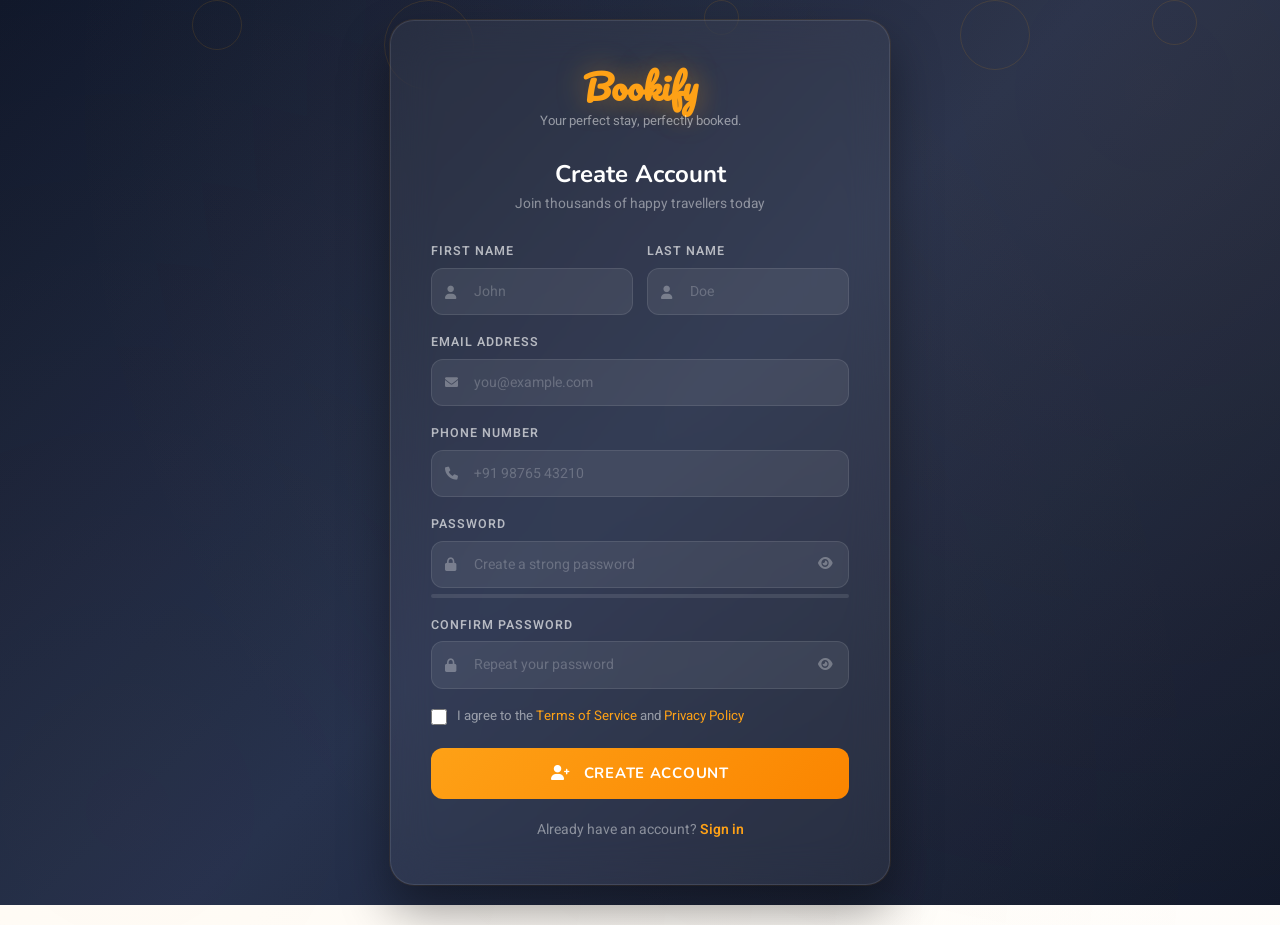
<file: Table_Booking/public/signup.html>
<!DOCTYPE html>
<html lang="en">

<head>
    <meta charset="utf-8">
    <title>Sign Up - Bookify</title>
    <meta content="width=device-width, initial-scale=1.0" name="viewport">
    <meta content="Create your Bookify account - Book hotels, restaurants and guest houses" name="description">

    <!-- Google Fonts -->
    <link rel="preconnect" href="https://fonts.googleapis.com">
    <link rel="preconnect" href="https://fonts.gstatic.com" crossorigin>
    <link href="https://fonts.googleapis.com/css2?family=Heebo:wght@400;500;600&family=Nunito:wght@600;700;800&family=Pacifico&display=swap" rel="stylesheet">

    <!-- Icon Font -->
    <link href="https://cdnjs.cloudflare.com/ajax/libs/font-awesome/6.0.0-beta3/css/all.min.css" rel="stylesheet">
    <link href="../css/bootstrap.min.css" rel="stylesheet">
    <link href="../css/style.css" rel="stylesheet">

    <style>
        * { margin: 0; padding: 0; box-sizing: border-box; }

        body {
            min-height: 100vh;
            background: linear-gradient(135deg, #0F172B 0%, #1e2d50 50%, #0F172B 100%);
            display: flex;
            align-items: center;
            justify-content: center;
            font-family: 'Heebo', sans-serif;
            padding: 20px;
            position: relative;
            overflow-x: hidden;
        }

        body::before {
            content: '';
            position: fixed;
            top: -50%; left: -50%;
            width: 200%; height: 200%;
            background: radial-gradient(circle at 70% 30%, rgba(254,161,22,0.08) 0%, transparent 50%),
                        radial-gradient(circle at 30% 70%, rgba(254,161,22,0.05) 0%, transparent 50%);
            animation: bgPulse 6s ease-in-out infinite alternate;
        }

        @keyframes bgPulse {
            0% { transform: scale(1) rotate(0deg); }
            100% { transform: scale(1.1) rotate(-5deg); }
        }

        .floating-circles {
            position: fixed;
            top: 0; left: 0;
            width: 100%; height: 100%;
            pointer-events: none;
            overflow: hidden;
        }

        .circle {
            position: absolute;
            border-radius: 50%;
            border: 1px solid rgba(254,161,22,0.12);
            animation: floatUp linear infinite;
        }

        .circle:nth-child(1) { width: 50px; height: 50px; left: 15%; animation-duration: 9s; }
        .circle:nth-child(2) { width: 90px; height: 90px; left: 30%; animation-duration: 13s; animation-delay: 3s; }
        .circle:nth-child(3) { width: 35px; height: 35px; left: 55%; animation-duration: 8s; animation-delay: 5s; }
        .circle:nth-child(4) { width: 70px; height: 70px; left: 75%; animation-duration: 10s; animation-delay: 2s; }
        .circle:nth-child(5) { width: 45px; height: 45px; left: 90%; animation-duration: 12s; animation-delay: 7s; }

        @keyframes floatUp {
            0% { bottom: -100px; opacity: 0; }
            10% { opacity: 1; }
            90% { opacity: 1; }
            100% { bottom: 110%; opacity: 0; }
        }

        .signup-container {
            position: relative;
            z-index: 10;
            width: 100%;
            max-width: 500px;
            animation: slideUp 0.6s ease-out;
        }

        @keyframes slideUp {
            from { opacity: 0; transform: translateY(40px); }
            to { opacity: 1; transform: translateY(0); }
        }

        .signup-card {
            background: rgba(255, 255, 255, 0.05);
            backdrop-filter: blur(20px);
            -webkit-backdrop-filter: blur(20px);
            border: 1px solid rgba(255,255,255,0.1);
            border-radius: 24px;
            padding: 44px 40px;
            box-shadow: 0 25px 50px rgba(0,0,0,0.4), 0 0 0 1px rgba(254,161,22,0.1);
        }

        .brand-logo {
            text-align: center;
            margin-bottom: 28px;
        }

        .brand-logo a { text-decoration: none; }

        .brand-logo h1 {
            font-family: 'Pacifico', cursive;
            font-size: 2.2rem;
            color: #FEA116;
            margin: 0;
            text-shadow: 0 0 30px rgba(254,161,22,0.4);
        }

        .brand-logo p {
            color: rgba(255,255,255,0.5);
            font-size: 0.82rem;
            margin-top: 5px;
        }

        .page-title {
            text-align: center;
            margin-bottom: 28px;
        }

        .page-title h2 {
            color: #fff;
            font-size: 1.5rem;
            font-weight: 700;
            margin-bottom: 5px;
        }

        .page-title p {
            color: rgba(255,255,255,0.45);
            font-size: 0.86rem;
        }

        .form-row {
            display: grid;
            grid-template-columns: 1fr 1fr;
            gap: 14px;
        }

        .form-group {
            margin-bottom: 18px;
            position: relative;
        }

        .form-group label {
            display: block;
            color: rgba(255,255,255,0.65);
            font-size: 0.78rem;
            font-weight: 600;
            text-transform: uppercase;
            letter-spacing: 0.08em;
            margin-bottom: 7px;
        }

        .input-wrap {
            position: relative;
        }

        .input-wrap i.icon-left {
            position: absolute;
            left: 14px;
            top: 50%;
            transform: translateY(-50%);
            color: rgba(255,255,255,0.3);
            font-size: 13px;
            transition: color 0.3s;
            pointer-events: none;
        }

        .input-wrap:focus-within i.icon-left { color: #FEA116; }

        .form-control-auth {
            width: 100%;
            background: rgba(255,255,255,0.07);
            border: 1px solid rgba(255,255,255,0.1);
            border-radius: 12px;
            padding: 12px 14px 12px 42px;
            color: #fff;
            font-size: 0.88rem;
            transition: all 0.3s ease;
            outline: none;
        }

        .form-control-auth::placeholder { color: rgba(255,255,255,0.22); }

        .form-control-auth:focus {
            border-color: #FEA116;
            background: rgba(255,255,255,0.1);
            box-shadow: 0 0 0 3px rgba(254,161,22,0.15);
        }

        .toggle-password {
            position: absolute;
            right: 12px;
            top: 50%;
            transform: translateY(-50%);
            background: none;
            border: none;
            color: rgba(255,255,255,0.3);
            cursor: pointer;
            padding: 4px;
            transition: color 0.3s;
            font-size: 13px;
        }

        .toggle-password:hover { color: #FEA116; }

        /* Password strength indicator */
        .strength-bar {
            height: 4px;
            border-radius: 2px;
            background: rgba(255,255,255,0.1);
            margin-top: 6px;
            overflow: hidden;
        }

        .strength-fill {
            height: 100%;
            border-radius: 2px;
            transition: all 0.4s ease;
            width: 0;
        }

        .strength-text {
            font-size: 0.75rem;
            margin-top: 4px;
            color: rgba(255,255,255,0.4);
        }

        .terms-check {
            display: flex;
            align-items: flex-start;
            gap: 10px;
            margin-bottom: 22px;
        }

        .terms-check input[type="checkbox"] {
            width: 16px;
            height: 16px;
            accent-color: #FEA116;
            cursor: pointer;
            flex-shrink: 0;
            margin-top: 2px;
        }

        .terms-check span {
            color: rgba(255,255,255,0.5);
            font-size: 0.83rem;
            line-height: 1.5;
        }

        .terms-check a {
            color: #FEA116;
            text-decoration: none;
        }

        .btn-signup {
            width: 100%;
            padding: 14px;
            background: linear-gradient(135deg, #FEA116, #fb8500);
            border: none;
            border-radius: 12px;
            color: #fff;
            font-size: 0.93rem;
            font-weight: 700;
            font-family: 'Nunito', sans-serif;
            text-transform: uppercase;
            letter-spacing: 0.05em;
            cursor: pointer;
            transition: all 0.3s ease;
            position: relative;
            overflow: hidden;
        }

        .btn-signup::before {
            content: '';
            position: absolute;
            top: 0; left: -100%;
            width: 100%; height: 100%;
            background: linear-gradient(90deg, transparent, rgba(255,255,255,0.2), transparent);
            transition: left 0.5s ease;
        }

        .btn-signup:hover::before { left: 100%; }

        .btn-signup:hover {
            transform: translateY(-2px);
            box-shadow: 0 8px 25px rgba(254,161,22,0.4);
        }

        .login-link {
            text-align: center;
            color: rgba(255,255,255,0.45);
            font-size: 0.875rem;
            margin-top: 20px;
        }

        .login-link a {
            color: #FEA116;
            text-decoration: none;
            font-weight: 600;
        }

        .login-link a:hover { opacity: 0.8; }

        .error-msg {
            background: rgba(239,68,68,0.15);
            border: 1px solid rgba(239,68,68,0.3);
            color: #fca5a5;
            border-radius: 10px;
            padding: 10px 14px;
            font-size: 0.85rem;
            margin-bottom: 18px;
            display: none;
        }

        .success-msg {
            background: rgba(16,185,129,0.15);
            border: 1px solid rgba(16,185,129,0.3);
            color: #6ee7b7;
            border-radius: 10px;
            padding: 10px 14px;
            font-size: 0.85rem;
            margin-bottom: 18px;
            display: none;
        }

        @media (max-width: 480px) {
            .signup-card { padding: 32px 20px; }
            .form-row { grid-template-columns: 1fr; }
        }
    </style>
</head>

<body>
    <div class="floating-circles">
        <div class="circle"></div>
        <div class="circle"></div>
        <div class="circle"></div>
        <div class="circle"></div>
        <div class="circle"></div>
    </div>

    <div class="signup-container">
        <div class="signup-card">
            <!-- Brand -->
            <div class="brand-logo">
                <a href="index.html">
                    <h1>Bookify</h1>
                </a>
                <p>Your perfect stay, perfectly booked.</p>
            </div>

            <!-- Title -->
            <div class="page-title">
                <h2>Create Account</h2>
                <p>Join thousands of happy travellers today</p>
            </div>

            <!-- Messages -->
            <div class="error-msg" id="error-msg">
                <i class="fa fa-exclamation-circle me-2"></i>
                <span id="error-text">Something went wrong.</span>
            </div>
            <div class="success-msg" id="success-msg">
                <i class="fa fa-check-circle me-2"></i>
                Account created! Redirecting to login...
            </div>

            <!-- Signup Form -->
            <form id="signup-form" novalidate>
                <div class="form-row">
                    <div class="form-group">
                        <label for="first-name">First Name</label>
                        <div class="input-wrap">
                            <input type="text" id="first-name" class="form-control-auth" placeholder="John" required>
                            <i class="fa fa-user icon-left"></i>
                        </div>
                    </div>
                    <div class="form-group">
                        <label for="last-name">Last Name</label>
                        <div class="input-wrap">
                            <input type="text" id="last-name" class="form-control-auth" placeholder="Doe" required>
                            <i class="fa fa-user icon-left"></i>
                        </div>
                    </div>
                </div>

                <div class="form-group">
                    <label for="signup-email">Email Address</label>
                    <div class="input-wrap">
                        <input type="email" id="signup-email" class="form-control-auth" placeholder="you@example.com" required>
                        <i class="fa fa-envelope icon-left"></i>
                    </div>
                </div>

                <div class="form-group">
                    <label for="phone">Phone Number</label>
                    <div class="input-wrap">
                        <input type="tel" id="phone" class="form-control-auth" placeholder="+91 98765 43210">
                        <i class="fa fa-phone icon-left"></i>
                    </div>
                </div>

                <div class="form-group">
                    <label for="signup-password">Password</label>
                    <div class="input-wrap">
                        <input type="password" id="signup-password" class="form-control-auth" placeholder="Create a strong password" required oninput="checkStrength(this.value)">
                        <i class="fa fa-lock icon-left"></i>
                        <button type="button" class="toggle-password" onclick="togglePassword('signup-password', this)" title="Show/Hide Password">
                            <i class="fa fa-eye"></i>
                        </button>
                    </div>
                    <div class="strength-bar"><div class="strength-fill" id="strength-fill"></div></div>
                    <div class="strength-text" id="strength-text"></div>
                </div>

                <div class="form-group">
                    <label for="confirm-password">Confirm Password</label>
                    <div class="input-wrap">
                        <input type="password" id="confirm-password" class="form-control-auth" placeholder="Repeat your password" required>
                        <i class="fa fa-lock icon-left"></i>
                        <button type="button" class="toggle-password" onclick="togglePassword('confirm-password', this)" title="Show/Hide Password">
                            <i class="fa fa-eye"></i>
                        </button>
                    </div>
                </div>

                <div class="terms-check">
                    <input type="checkbox" id="terms-agree" required>
                    <span>I agree to the <a href="#">Terms of Service</a> and <a href="#">Privacy Policy</a></span>
                </div>

                <button type="submit" class="btn-signup" id="signup-btn">
                    <i class="fa fa-user-plus me-2"></i> Create Account
                </button>
            </form>

            <div class="login-link">
                Already have an account? <a href="login.html">Sign in</a>
            </div>
        </div>
    </div>

    <script src="https://code.jquery.com/jquery-3.4.1.min.js"></script>
    <script>
        function togglePassword(inputId, btn) {
            const input = document.getElementById(inputId);
            const icon = btn.querySelector('i');
            if (input.type === 'password') {
                input.type = 'text';
                icon.className = 'fa fa-eye-slash';
            } else {
                input.type = 'password';
                icon.className = 'fa fa-eye';
            }
        }

        function checkStrength(password) {
            const fill = document.getElementById('strength-fill');
            const text = document.getElementById('strength-text');
            let strength = 0;

            if (password.length >= 8) strength++;
            if (/[A-Z]/.test(password)) strength++;
            if (/[0-9]/.test(password)) strength++;
            if (/[^A-Za-z0-9]/.test(password)) strength++;

            const levels = [
                { color: '#ef4444', label: 'Weak', width: '25%' },
                { color: '#f97316', label: 'Fair', width: '50%' },
                { color: '#eab308', label: 'Good', width: '75%' },
                { color: '#10b981', label: 'Strong', width: '100%' },
            ];

            if (password.length === 0) {
                fill.style.width = '0'; text.textContent = ''; return;
            }

            const level = levels[Math.min(strength - 1, 3)] || levels[0];
            fill.style.width = level.width;
            fill.style.background = level.color;
            text.textContent = level.label + ' password';
            text.style.color = level.color;
        }

        document.getElementById('signup-form').addEventListener('submit', function(e) {
            e.preventDefault();

            const firstName = document.getElementById('first-name').value.trim();
            const lastName = document.getElementById('last-name').value.trim();
            const email = document.getElementById('signup-email').value.trim();
            const phone = document.getElementById('phone').value.trim();
            const password = document.getElementById('signup-password').value;
            const confirmPwd = document.getElementById('confirm-password').value;
            const termsAgreed = document.getElementById('terms-agree').checked;

            const errorMsg = document.getElementById('error-msg');
            const errorText = document.getElementById('error-text');
            const successMsg = document.getElementById('success-msg');
            const btn = document.getElementById('signup-btn');

            errorMsg.style.display = 'none';
            successMsg.style.display = 'none';

            if (!firstName || !lastName || !email || !password || !confirmPwd) {
                errorText.textContent = 'Please fill in all required fields.';
                errorMsg.style.display = 'block'; return;
            }

            if (!/^[^\s@]+@[^\s@]+\.[^\s@]+$/.test(email)) {
                errorText.textContent = 'Please enter a valid email address.';
                errorMsg.style.display = 'block'; return;
            }

            if (password.length < 6) {
                errorText.textContent = 'Password must be at least 6 characters.';
                errorMsg.style.display = 'block'; return;
            }

            if (password !== confirmPwd) {
                errorText.textContent = 'Passwords do not match.';
                errorMsg.style.display = 'block'; return;
            }

            if (!termsAgreed) {
                errorText.textContent = 'Please agree to the Terms of Service.';
                errorMsg.style.display = 'block'; return;
            }

            // Check if email already exists
            const users = JSON.parse(localStorage.getItem('bookify_users') || '[]');
            if (users.find(u => u.email === email)) {
                errorText.textContent = 'An account with this email already exists.';
                errorMsg.style.display = 'block'; return;
            }

            btn.disabled = true;
            btn.innerHTML = '<i class="fa fa-spinner fa-spin me-2"></i> Creating Account...';

            setTimeout(() => {
                users.push({ name: firstName + ' ' + lastName, email, phone, password });
                localStorage.setItem('bookify_users', JSON.stringify(users));
                successMsg.style.display = 'block';
                setTimeout(() => { window.location.href = 'login.html'; }, 1500);
            }, 1000);
        });

        // Redirect if already logged in
        const session = JSON.parse(localStorage.getItem('bookify_session') || sessionStorage.getItem('bookify_session') || 'null');
        if (session && session.loggedIn) {
            window.location.href = 'profile.html';
        }
    </script>
</body>

</html>
</file>
<file: Table_Booking/css/style.css>
:root {
    --primary: #FEA116;
    --light: #F1F8FF;
    --dark: #0F172B;
}

.ff-secondary {
    font-family: 'Pacifico', cursive;
}

.fw-medium {
    font-weight: 600 !important;
}

.fw-semi-bold {
    font-weight: 700 !important;
}

.back-to-top {
    position: fixed;
    display: none;
    right: 45px;
    bottom: 45px;
    z-index: 99;
}


/* SPINNER */

/* #spinner {
    opacity: 0;
    visibility: hidden;
    transition: opacity .5s ease-out, visibility 0s linear .5s;
    z-index: 99999;
}

#spinner.show {
    transition: opacity .5s ease-out, visibility 0s linear 0s;
    visibility: visible;
    opacity: 1;
} */


/*** Navbar ***/
.navbar-dark .navbar-nav .nav-link {
    position: relative;
    margin-left: 25px;
    padding: 35px 0;
    font-size: 15px;
    color: var(--light) !important;
    text-transform: uppercase;
    font-weight: 500;
    outline: none;
    transition: 1s;
}

.sticky-top.navbar-dark .navbar-nav .nav-link {
    padding: 20px 0;
}

.navbar-dark .navbar-nav .nav-link:hover,
.navbar-dark .navbar-nav .nav-link.active {
    color: var(--primary) !important;
}

.navbar-dark .navbar-brand img {
    max-height: 60px;
    transition: .5s;
}

.sticky-top.navbar-dark .navbar-brand img {
    max-height: 45px;
}

@media screen and (max-width: 991.98px) {
    .sticky-top.navbar-dark {
        position: relative;
    }

    .navbar-dark .navbar-collapse {
        margin-top: 15px;
        border-top: 1px solid rgba(255, 255, 255, .1)
    }

    .navbar-dark .navbar-nav .nav-link,
    .sticky-top.navbar-dark .navbar-nav .nav-link {
        padding: 10px 0;
        margin-left: 0;
    }

    .navbar-dark .navbar-brand img {
        max-height: 45px;
    }
}

@media screen and (min-width: 992px) {
    .navbar-dark {
        position: absolute;
        width: 100%;
        top: 0;
        left: 0;
        z-index: 999;
        background: transparent !important;
    }

    .sticky-top.navbar-dark {
        position: fixed;
        background: var(--dark) !important;
    }
}



.hero-header {
    background: linear-gradient(rgba(15, 23, 43, .6), rgba(15, 23, 43, .7)), url(../img/download\ \(2\).jpg);
    background-position: center center;
    background-repeat: no-repeat;
    background-size: cover;
}

.hero-header img {
    animation: imgRotate 50s linear infinite;
}

@keyframes imgRotate {
    100% {
        transform: rotate(360deg);
    }
}

.breadcrumb-item+.breadcrumb-item::before {
    color: rgba(255, 255, 255, .5);
}

/*** Button ***/

div div div div .bookBut {
    border-radius: 5px;
}

div div div div .bookBut:hover {
    background-color: #fb8500;
    box-shadow: 0 0 20px #6fc5ff50;
    transform: scale(1.1);
    border-radius: 20px;


}

.btn {
    font-family: 'Nunito', sans-serif;
    font-weight: 500;
    text-transform: uppercase;
    transition: .5s;
}

.btn.btn-primary,
.btn.btn-secondary {
    color: #FFFFFF;
}

.btn-square {
    width: 38px;
    height: 38px;
}

.btn-sm-square {
    width: 32px;
    height: 32px;
}

.btn-lg-square {
    width: 48px;
    height: 48px;
}

.btn-square,
.btn-sm-square,
.btn-lg-square {
    padding: 0;
    display: flex;
    align-items: center;
    justify-content: center;
    font-weight: normal;
    border-radius: 2px;
}


/***SERVICE ***/


.service-item {
    box-shadow: 0 0 45px rgba(0, 0, 0, .08);
    transition: .5s;
}

.service-item:hover {
    background: var(--primary);
}

.service-item * {
    transition: .5s;
}

.service-item:hover * {
    color: var(--light) !important;
}

.section-title {
    position: relative;
    display: inline-block;
}

.section-title::before {
    position: absolute;
    content: "";
    width: 45px;
    height: 2px;
    top: 50%;
    left: -55px;
    margin-top: -1px;
    background: var(--primary);
}

.section-title::after {
    position: absolute;
    content: "";
    width: 45px;
    height: 2px;
    top: 50%;
    right: -55px;
    margin-top: -1px;
    background: var(--primary);
}

.section-title.text-start::before,
.section-title.text-end::after {
    display: none;
}

/*** Food Menu ***/
.nav-pills .nav-item .active {
    border-bottom: 2px solid var(--primary);
}

/*** Testimonial ***/
.testimonial-carousel .owl-item .testimonial-item,
.testimonial-carousel .owl-item.center .testimonial-item * {
    transition: .5s;
}

.testimonial-carousel .owl-item.center .testimonial-item {
    background: var(--primary) !important;
    border-color: var(--primary) !important;
}

.testimonial-carousel .owl-item.center .testimonial-item * {
    color: var(--light) !important;
}

.testimonial-carousel .owl-dots {
    margin-top: 24px;
    display: flex;
    align-items: flex-end;
    justify-content: center;
}

.testimonial-carousel .owl-dot {
    position: relative;
    display: inline-block;
    margin: 0 5px;
    width: 15px;
    height: 15px;
    border: 1px solid #CCCCCC;
    border-radius: 15px;
    transition: .5s;
}

.testimonial-carousel .owl-dot.active {
    background: var(--primary);
    border-color: var(--primary);
}


/*** Footer ***/
.footer .btn.btn-social {
    margin-right: 5px;
    width: 35px;
    height: 35px;
    display: flex;
    align-items: center;
    justify-content: center;
    color: var(--light);
    border: 1px solid #FFFFFF;
    border-radius: 35px;
    transition: .3s;
}

.footer .btn.btn-social:hover {
    color: var(--primary);
}

.footer .btn.btn-link {
    display: block;
    margin-bottom: 5px;
    padding: 0;
    text-align: left;
    color: #FFFFFF;
    font-size: 15px;
    font-weight: normal;
    text-transform: capitalize;
    transition: .3s;
}

.footer .btn.btn-link::before {
    position: relative;
    content: "\f105";
    font-family: "Font Awesome 5 Free";
    font-weight: 900;
    margin-right: 10px;
}

.footer .btn.btn-link:hover {
    letter-spacing: 1px;
    box-shadow: none;
}

.footer .copyright {
    padding: 25px 0;
    font-size: 15px;
    border-top: 1px solid rgba(256, 256, 256, .1);
}

.footer .copyright a {
    color: var(--light);
}

.footer .footer-menu a {
    margin-right: 15px;
    padding-right: 15px;
    border-right: 1px solid rgba(255, 255, 255, .1);
}

.footer .footer-menu a:last-child {
    margin-right: 0;
    padding-right: 0;
    border-right: none;
}

/*** Youtube Video ***/
.video {
    position: relative;
    height: 100%;
    min-height: 500px;
    background: linear-gradient(rgba(15, 23, 43, .1), rgba(15, 23, 43, .1)), url(../img/video.webp);
    background-position: center center;
    background-repeat: no-repeat;
    background-size: cover;
}

.video .btn-play {
    position: absolute;
    z-index: 3;
    top: 50%;
    left: 50%;
    transform: translateX(-50%) translateY(-50%);
    box-sizing: content-box;
    display: block;
    width: 32px;
    height: 44px;
    border-radius: 50%;
    border: none;
    outline: none;
    padding: 18px 20px 18px 28px;
}

.video .btn-play:before {
    content: "";
    position: absolute;
    z-index: 0;
    left: 50%;
    top: 50%;
    transform: translateX(-50%) translateY(-50%);
    display: block;
    width: 100px;
    height: 100px;
    background: var(--primary);
    border-radius: 50%;
    animation: pulse-border 1500ms ease-out infinite;
}

.video .btn-play:after {
    content: "";
    position: absolute;
    z-index: 1;
    left: 50%;
    top: 50%;
    transform: translateX(-50%) translateY(-50%);
    display: block;
    width: 100px;
    height: 100px;
    background: var(--primary);
    border-radius: 50%;
    transition: all 200ms;
}

.video .btn-play img {
    position: relative;
    z-index: 3;
    max-width: 100%;
    width: auto;
    height: auto;
}

.video .btn-play span {
    display: block;
    position: relative;
    z-index: 3;
    width: 0;
    height: 0;
    border-left: 32px solid var(--dark);
    border-top: 22px solid transparent;
    border-bottom: 22px solid transparent;
}

@keyframes pulse-border {
    0% {
        transform: translateX(-50%) translateY(-50%) translateZ(0) scale(1);
        opacity: 1;
    }

    100% {
        transform: translateX(-50%) translateY(-50%) translateZ(0) scale(1.5);
        opacity: 0;
    }
}

#videoModal {
    z-index: 99999;
}

#videoModal .modal-dialog {
    position: relative;
    max-width: 800px;
    margin: 60px auto 0 auto;
}

#videoModal .modal-body {
    position: relative;
    padding: 0px;
}

#videoModal .close {
    position: absolute;
    width: 30px;
    height: 30px;
    right: 0px;
    top: -30px;
    z-index: 999;
    font-size: 30px;
    font-weight: normal;
    color: #FFFFFF;
    background: #000000;
    opacity: 1;
}


/* ANIMATION UNDERLINE */
.animated-text {
    position: relative;
    display: inline-block;
    /* Text color (adjust as needed) */
}

.animated-text::after {
    content: "";
    position: absolute;
    bottom: -5px;
    /* Distance between text and underline */
    left: 0;
    width: 0;
    /* Initial width of underline */
    height: 3px;
    /* Thickness of underline */
    background-color: #fb8500;
    /* Color of underline */
    animation: underline-animation 2s infinite ease-in-out;
    /* Animation applied */
}

@keyframes underline-animation {
    0% {
        width: 0;
    }

    50% {
        width: 100%;
    }

    100% {
        width: 0;
    }
}

/* ANIMATION UNDERLINE 2 */

.animated-text2 {
    position: relative;
    display: inline-block;
}

.animated-text2::after {
    content: "";
    position: absolute;
    bottom: -5px;
    left: 0;
    width: 0;
    height: 3px;
    border-radius: 50%;
    background-color: #fb8700;
    animation: underline-animation2 2s ease-in-out forwards;
}

@keyframes underline-animation2 {
    0% {
        width: 0;
    }

    100% {
        width: 100%;
    }
}

/* .bent-underline {
    position: relative;
    display: inline-block;
}

.bent-underline::after {
    content: "";
    position: absolute;
    width: 0;
    
    height: 5px;
   
    left: 0;
    bottom: -10px;
    
    background-color: #fb8500;
    border-radius: 50%;
  
    transform: scaleX(1.5);
   
} */


.listing-card {
    border: none;
    border-radius: 8px;
    overflow: hidden;
    box-shadow: 0 0 10px rgba(0, 0, 0, 0.1);
    margin-bottom: 1rem;
    background: #fff;
}

.hotel-img-container {
    position: relative;
    height: 100%;
    overflow: hidden;

}

.hotel-img {
    width: 279px;
    height: 270px;
    object-fit: cover;
    border-radius: 8px;
}

.wishlist-btn {
    position: absolute;
    top: 10px;
    right: 10px;
    /* background: white; */
    background: #FEA116;
    border-radius: 50%;
    width: 32px;
    height: 32px;
    border: none;
    display: flex;
    align-items: center;
    justify-content: center;
    box-shadow: 0 2px 4px rgba(0, 0, 0, 0.1);
}

.beach-icon {
    width: 16px;
    height: 16px;
    margin-right: 4px;
}

.rating-badge {
    background-color: #0F172B;
    color: white;
    padding: 4px 8px;
    border-radius: 4px;
    font-weight: 500;
}

.deal-badge {
    background-color: #008009;
    color: white;
    padding: 4px 8px;
    border-radius: 3px;
    font-size: 0.85rem;
    display: inline-block;
    margin-top: 0.5rem;
}

.featured-badge {
    background-color: #fff;
    color: #333;
    padding: 2px 8px;
    border-radius: 3px;
    font-size: 0.85rem;
    border: 1px solid #ddd;
    margin-left: 0.5rem;
}

.original-price {
    text-decoration: line-through;
    color: #666;
    font-size: 0.9rem;
}

.current-price {
    font-size: 1.25rem;
    font-weight: bold;
    color: #000;
}

.location-info {
    font-size: 0.9rem;
}

.location-info a {
    color: #0071c2;
    text-decoration: none;
}

.room-info {
    font-size: 0.9rem;
    color: #333;
}

.cancellation-info {
    color: #008009;
    font-size: 0.9rem;
}

.rooms-left {
    color: #cc0000;
    font-size: 0.85rem;
}

.bookBut {
    border: none;
    padding: 8px 16px;
    border-radius: 4px;
}


.price-info {
    padding: 1rem;
    border-radius: 8px;
    height: 100%;
    display: flex;
    flex-direction: column;
    justify-content: space-between;
}

.price-container {
    margin-left: auto;
    text-align: right;
    padding-top: 0.5rem;
}

.main-card {
    padding: 1rem;
    /* border-radius: 8px; */
    height: 100%;
    display: flex;
    flex-direction: column;
    justify-content: space-between;
}

@media (max-width: 768px) {
    .hotel-info {
        padding: 1rem;
        align-items: center;
    }

    .price-info {
        margin-top: 1rem;
        /* margin-right: 2rem; */
        text-align: left !important;
        /* padding-right: 2px; */
    }

    .listing-card {
        margin: 0.5rem 0;
    }
}

/*** Team ***/
.team-item {
    box-shadow: 0 0 45px rgba(0, 0, 0, .08);
    height: calc(100% - 38px);
    transition: .5s;
}

.team-item img {
    transition: .5s;
}

.team-item:hover img {
    transform: scale(1.1);
}

.team-item:hover {
    height: 100%;
}

.team-item .btn {
    border-radius: 38px 38px 0 0;
}


/* DESTINATION */

.destination-card {
    position: relative;
    border-radius: 12px;
    overflow: hidden;
    margin-bottom: 1rem;
    height: 280px;
}

.destination-img {
    width: 100%;
    height: 100%;
    object-fit: cover;
}

.destination-overlay {
    position: absolute;
    bottom: 0;
    left: 0;
    right: 0;
    padding: 20px;
    background: linear-gradient(to top, rgba(0, 0, 0, 0.7) 0%, rgba(0, 0, 0, 0) 100%);
}

.destination-title {
    color: white;
    font-size: 24px;
    font-weight: bold;
    margin: 0;
    text-shadow: 2px 2px 4px rgba(0, 0, 0, 0.5);
}

.flag-icon {
    width: 24px;
    height: 16px;
    vertical-align: middle;
    margin-left: 8px;
}

.large-card {
    height: 360px;
}

@media (max-width: 768px) {

    .destination-card,
    .large-card {
        height: 220px;
    }
}

.section-title {
    font-size: 28px;
    font-weight: bold;
    margin-bottom: 0.5rem;
}

.section-subtitle {
    color: #6B7280;
    margin-bottom: 2rem;
}

.tred {
    cursor: pointer;
    transition: transform 0.3s ease-in-out;
}

.tred:hover {
    transform: scale(1.1);
}



/* PROFILE */
/* From Uiverse.io by kennyotsu */
.card {
    /* color used to softly clip top and bottom of the .words container */
    --bg-color: #0F172B;
    background-color: var(--bg-color);
    padding: 1rem 2rem;
    border-radius: 1.25rem;
    height: 500px;
    justify-content: center;
    margin: 100px auto;
}

.loader {
    color: #FEA116;
    font-family: "Poppins", sans-serif;
    font-weight: 500;
    font-size: 100px;
    -webkit-box-sizing: content-box;
    box-sizing: content-box;
    height: 160px;
    padding: 15px 15px;
    display: -webkit-box;
    display: -ms-flexbox;
    display: flex;
    border-radius: 8px;
    justify-content: center;
    margin: auto;
}

.words {
    overflow: hidden;
    position: relative;
}

.words::after {
    content: "";
    position: absolute;
    inset: 0;
    background: linear-gradient(var(--bg-color) 10%,
            transparent 30%,
            transparent 70%,
            var(--bg-color) 90%);
    z-index: 20;
}

.word {
    display: block;
    height: 100%;
    padding-left: 6px;
    color: #F1F8FF;
    animation: spin_4991 4s infinite;
    animation-delay: 1s;
}

/* 
@keyframes spin_4991 {
    10% {
        -webkit-transform: translateY(-102%);
        transform: translateY(-102%);
    }

    25% {
        -webkit-transform: translateY(-100%);
        transform: translateY(-100%);
    }

    35% {
        -webkit-transform: translateY(-202%);
        transform: translateY(-202%);
    }

    50% {
        -webkit-transform: translateY(-200%);
        transform: translateY(-200%);
    }

    60% {
        -webkit-transform: translateY(-302%);
        transform: translateY(-302%);
    }

    75% {
        -webkit-transform: translateY(-300%);
        transform: translateY(-300%);
    }

    85% {
        -webkit-transform: translateY(-402%);
        transform: translateY(-402%);
    }

    100% {
        -webkit-transform: translateY(-400%);
        transform: translateY(-400%);
    }
} */

@keyframes spin_4991 {
    0% {
        transform: translateY(0);
        animation-delay: 1s;
    }

    50% {
        transform: translateY(-100%);
    }

    100% {
        transform: translateY(-200%);
    }
}

.modern-form {
    --primary: #ffc107;
    --primary-dark: #FEA116;
    --primary-light: rgba(59, 130, 246, 0.1);
    --success: #10b981;
    --text-main: #1e293b;
    --text-secondary: #64748b;
    --bg-input: #f8fafc;

    position: relative;
    width: 300px;
    padding: 24px;
    background: #ffffff;
    border-radius: 16px;
    box-shadow:
        0 4px 6px -1px rgba(0, 0, 0, 0.1),
        0 2px 4px -2px rgba(0, 0, 0, 0.05),
        inset 0 0 0 1px rgba(148, 163, 184, 0.1);
    font-family:
        system-ui,
        -apple-system,
        sans-serif;
}

.form-title {
    font-size: 22px;
    font-weight: 600;
    color: var(--text-main);
    margin: 0 0 24px;
    text-align: center;
    letter-spacing: -0.01em;
}

.input-group {
    margin-bottom: 16px;
}

.input-wrapper {
    position: relative;
    display: flex;
    align-items: center;
}

.form-input {
    width: 100%;
    height: 40px;
    padding: 0 36px;
    font-size: 14px;
    border: 1px solid #e2e8f0;
    border-radius: 10px;
    background: var(--bg-input);
    color: var(--text-main);
    transition: all 0.2s ease;
}

.form-input::placeholder {
    color: var(--text-secondary);
}

.input-icon {
    position: absolute;
    left: 12px;
    width: 16px;
    height: 16px;
    color: var(--text-secondary);
    pointer-events: none;
}

.password-toggle {
    position: absolute;
    right: 12px;
    display: flex;
    align-items: center;
    padding: 4px;
    background: none;
    border: none;
    color: var(--text-secondary);
    cursor: pointer;
    transition: all 0.2s ease;
}

.eye-icon {
    width: 16px;
    height: 16px;
}

.submit-button {
    position: relative;
    width: 100%;
    height: 40px;
    margin-top: 8px;
    background: var(--primary);
    color: white;
    border: none;
    border-radius: 10px;
    font-size: 14px;
    font-weight: 500;
    cursor: pointer;
    overflow: hidden;
    transition: all 0.2s ease;
}

.button-glow {
    position: absolute;
    inset: 0;
    background: linear-gradient(90deg,
            transparent,
            rgba(255, 255, 255, 0.2),
            transparent);
    transform: translateX(-100%);
    transition: transform 0.5s ease;
}

.form-footer {
    margin-top: 16px;
    text-align: center;
    font-size: 13px;
}

.login-link {
    color: var(--text-secondary);
    text-decoration: none;
    transition: all 0.2s ease;
}

.login-link span {
    color: var(--primary);
    font-weight: 500;
}

/* Hover & Focus States */
.form-input:hover {
    border-color: #cbd5e1;
}

.form-input:focus {
    outline: none;
    border-color: var(--primary);
    background: white;
    box-shadow: 0 0 0 4px var(--primary-light);
}

.password-toggle:hover {
    color: var(--primary);
    transform: scale(1.1);
}

.submit-button:hover {
    background: var(--primary-dark);
    transform: translateY(-1px);
    box-shadow:
        0 4px 12px rgba(59, 130, 246, 0.25),
        0 2px 4px rgba(59, 130, 246, 0.15);
}

.submit-button:hover .button-glow {
    transform: translateX(100%);
}

.login-link:hover {
    color: var(--text-main);
}

.login-link:hover span {
    color: var(--primary-dark);
}

/* Active States */
.submit-button:active {
    transform: translateY(0);
    box-shadow: none;
}

.password-toggle:active {
    transform: scale(0.9);
}

/* Validation States */
.form-input:not(:placeholder-shown):valid {
    border-color: var(--success);
}

.form-input:not(:placeholder-shown):valid~.input-icon {
    color: var(--success);
}

/* Animation */
@keyframes shake {

    0%,
    100% {
        transform: translateX(0);
    }

    25% {
        transform: translateX(-4px);
    }

    75% {
        transform: translateX(4px);
    }
}

.form-input:not(:placeholder-shown):invalid {
    border-color: #ef4444;
    animation: shake 0.2s ease-in-out;
}

.form-input:not(:placeholder-shown):invalid~.input-icon {
    color: #ef4444;
}


/* BOOKING CAROUSEL */
.property-card img {
    width: 100%;
    height: 250px;
    object-fit: cover;
    border-radius: 10px;
    background-color: #ddd;
}

.carousel-inner {
    padding: 20px;
}


.fillbut {
    display: flex;
    justify-content: center;
    align-items: center;
}

.filter-btn {
    border-radius: 25px;
    padding: 8px 20px;
    border: none;
    background-color: #f0f0f0;
    color: #666;
    margin-right: 10px;
    transition: all 0.3s;

}

.filter-btn.active {
    /* background-color: #e3f2fd; */
    background-color: #1d253d00;
    /* background-color: #131b3152; */
    color: #FEA116;
}

#cardBooking {
    margin: 0 10px;
    border-radius: 8px;
    overflow: hidden;
    transition: transform 0.3s ease;
}

#cardBooking:hover {
    transform: translateY(-5px);
}

#cardBooking img {
    border-radius: 10%;
    height: auto;
    object-fit: cover;
}

.carousel-control-prev,
.carousel-control-next {
    width: 40px;
    height: 40px;
    top: 50%;
    transform: translateY(-50%);
    /* background: #000; */
    border-radius: 50%;
    /* opacity: 1; */
}

.carousel-control-prev-icon,
.carousel-control-next-icon {
    /* background-color: #0F172B; */
    border-radius: 52%;
    padding: 5px;
}

.carousel-item {
    padding: 20px 40px;
}

.destination-row {
    display: flex;
    justify-content: flex-start;
    gap: 20px;
}

.carousel-indicators {
    bottom: -10px;
}

.carousel-indicators button {
    background-color: #000;
    width: 8px;
    height: 8px;
    border-radius: 50%;
    margin: 0 4px;
}

/* _________ */

.rental-card {
    position: relative;
    border-radius: 10px;
    padding: 20px;
    text-align: center;
    height: 180px;
    display: flex;
    flex-direction: column;
    align-items: center;
    justify-content: center;
    font-size: 20px;
    font-weight: bold;
    overflow: hidden;
    cursor: pointer;
    transition: transform 0.3s ease-in-out;
    box-shadow: 0 4px 6px rgba(0, 0, 0, 0.1);
}

.rental-card:hover {
    transform: scale(1.05);
}

.bg-image {
    background-size: cover;
    background-position: center;
    color: white;
    position: relative;
}

.bg-image .overlay {
    position: absolute;
    top: 0;
    left: 0;
    width: 100%;
    height: 100%;
    background: rgba(0, 0, 0, 0.3);
}

.bungalow-text {
    font-weight: bold;
    margin-top: 75px;
    color: #FEA116;
}

.bg-light-green {
    background-color: #E8F8E8;
}

.full-card {
    height: 100%;
    display: flex;
    flex-direction: column;
    justify-content: center;
    align-items: center;
    background-size: cover;
    background-position: center;
    color: #FEA116;
    font-weight: bold;
    font-size: 22px;
}

.rental-card i {
    font-size: 30px;
    margin-bottom: 10px;
}
</file>
